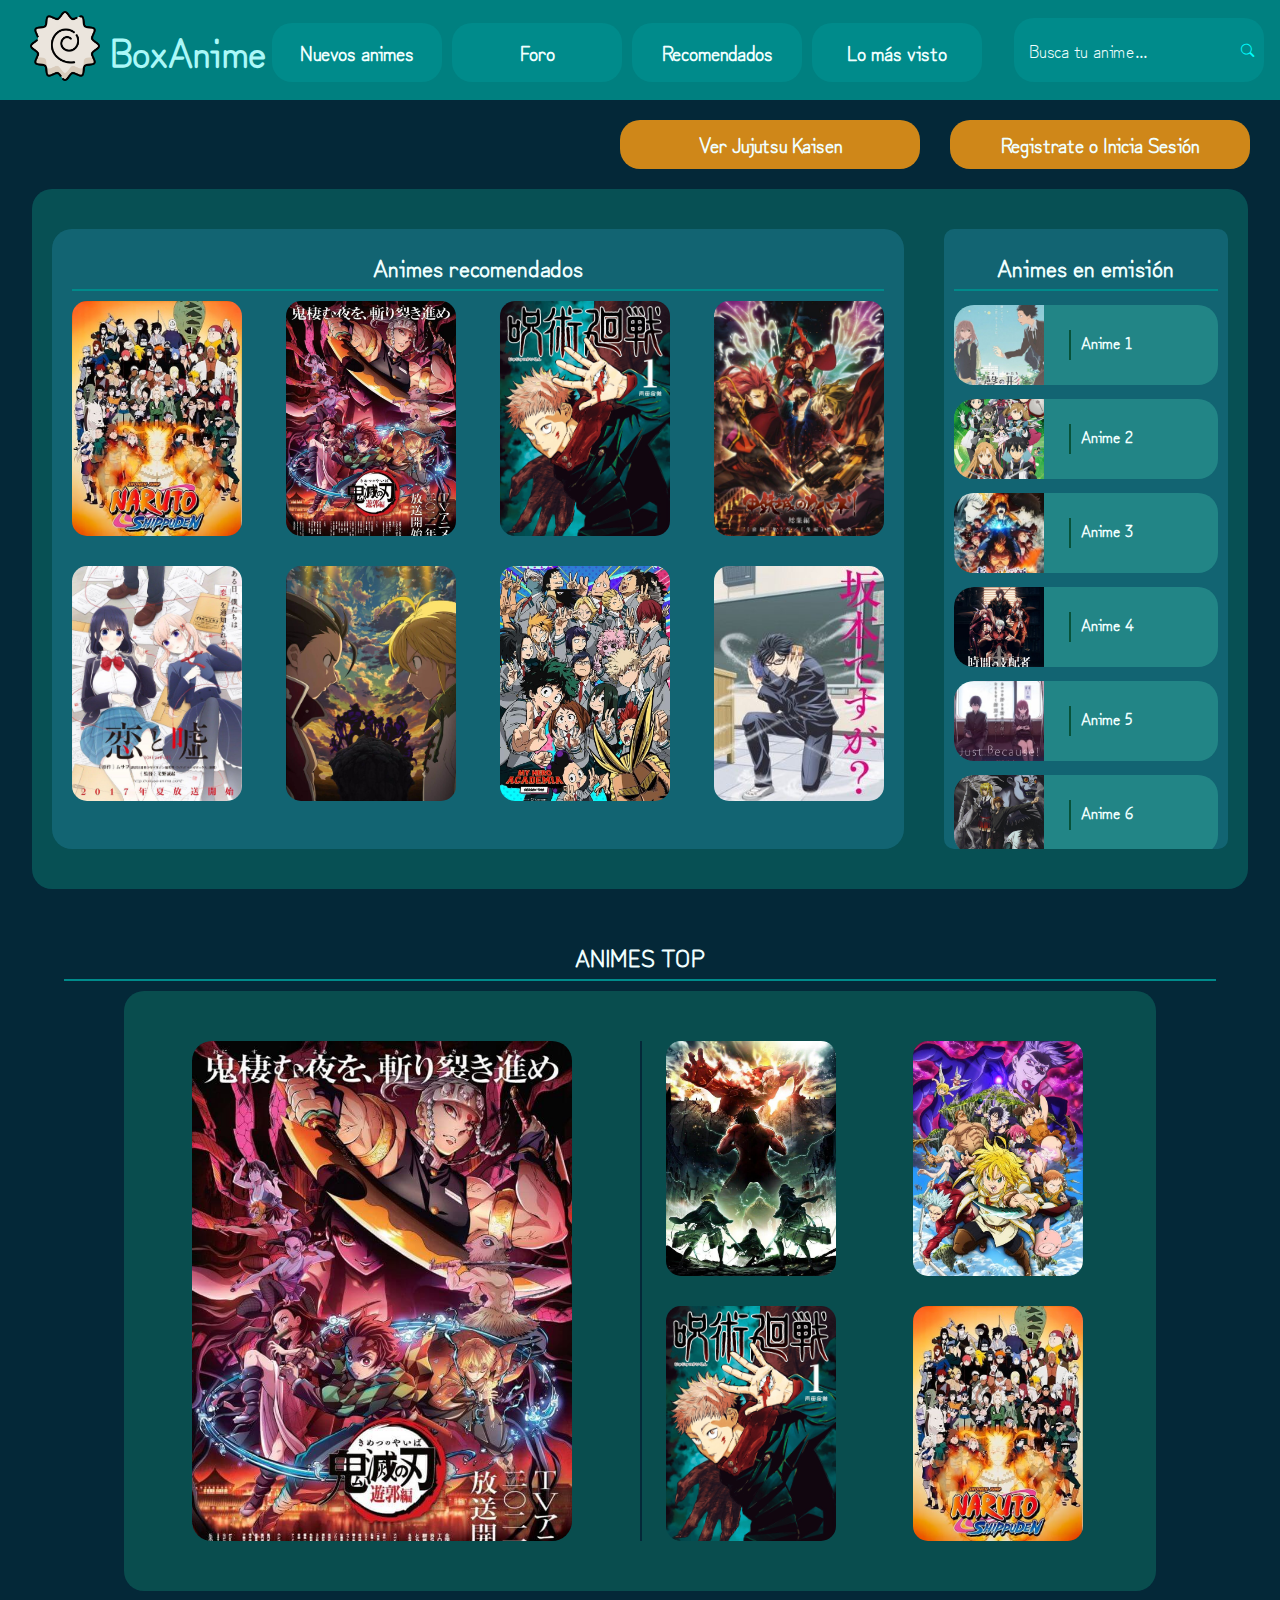
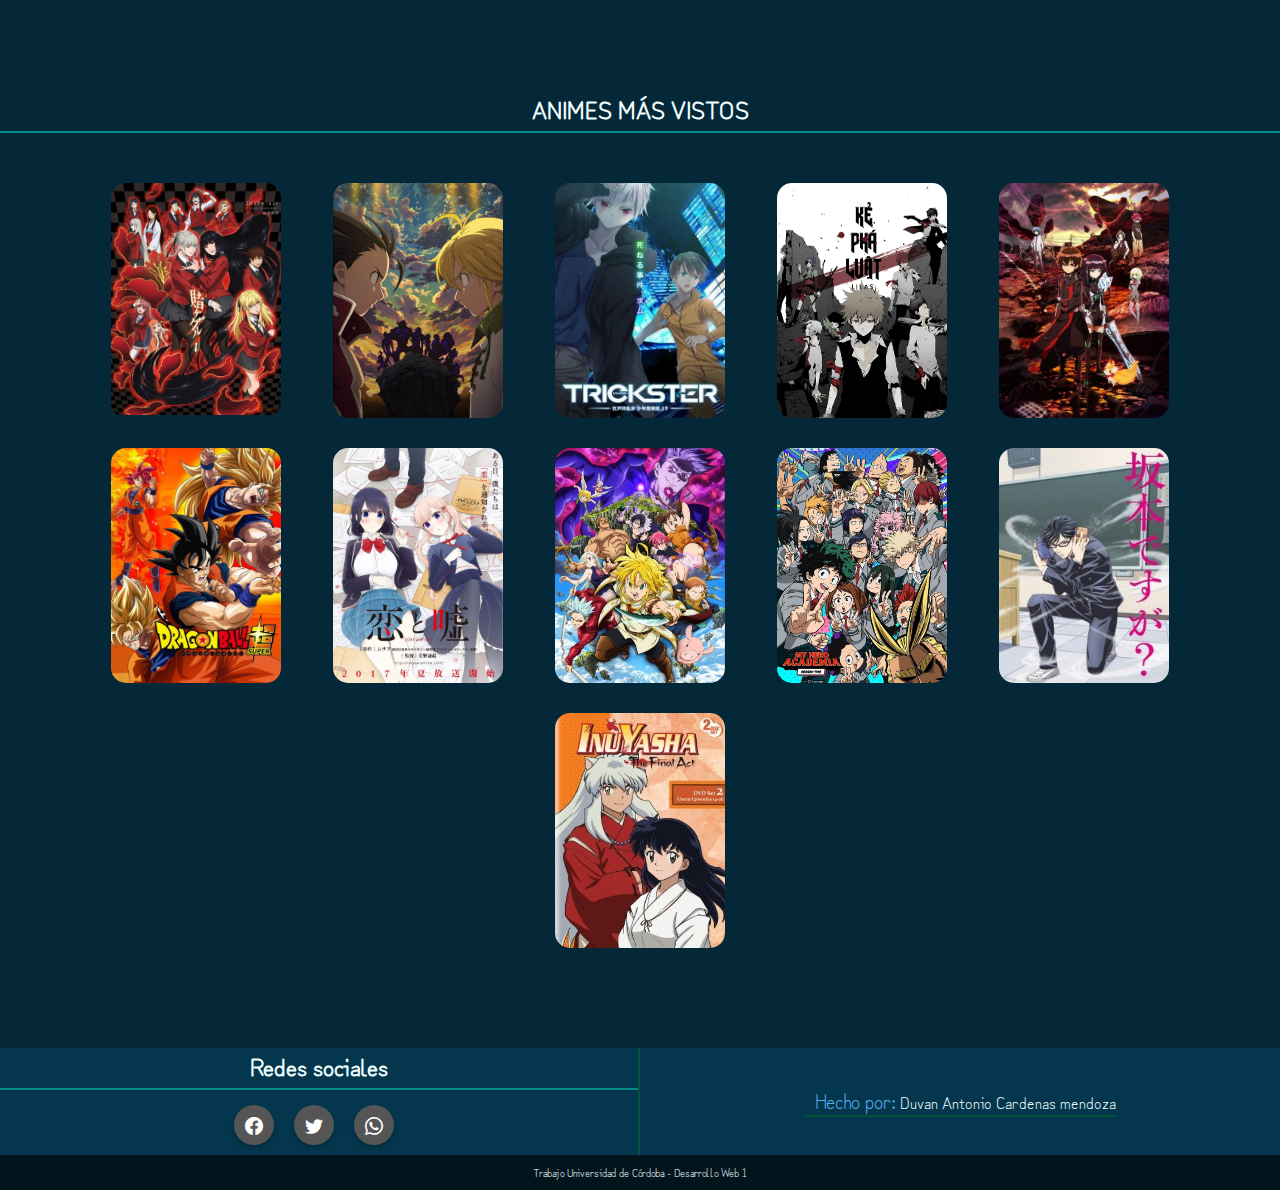
<file: pagina 3/index.html>
<!DOCTYPE html>
<html lang="es">

<head>
    <meta charset="UTF-8">
    <meta http-equiv="X-UA-Compatible" content="IE=edge">
    <meta name="viewport" content="width=device-width, initial-scale=1.0">
    <title>BoxAnime</title>
    <link rel="icon" href="icon.ico">
    <link rel="stylesheet" href="css/estilos.css">
    <link rel="stylesheet" href="https://cdn.jsdelivr.net/npm/bootstrap-icons@1.7.0/font/bootstrap-icons.css">
</head>

<body>
    <header>
        <div id="icono">
            <a href="./index.html">
                <img src="./icono.png" alt="" id="icon" />
                <h1>BoxAnime</h1>
            </a>
        </div>
        <nav id="novedades">
            <ul>
                <li><a href="#emision" class="contenido">Nuevos animes</a></li>
                <li><a href="#" class="contenido">Foro</a></li>
                <li><a href="#recomendado" class="contenido">Recomendados</a></li>
                <li><a href="#visto" class="contenido">Lo más visto</a></li>
            </ul>
            <form action="" id="Fbusqueda">
                <input type="text" placeholder="Busca tu anime..." id="busca">
                <button id="lupa"><i class="bi bi-search"></i></button>
            </form>
        </nav>
    </header>
    <main id="contenedorP">
        <section class="botones">
            <a href="html/registro.html" class="boton" target="_blank">Registrate o Inicia Sesión</a>
            <a href="html/JujutsuKaisen.html" class="boton">Ver Jujutsu Kaisen</a>
        </section>
        <section class="primero">
            <section class="recomendado" id="recomendado">
                <h2>Animes recomendados</h2>
                <div class="forma">
                    <div class="animeR"><img src="img/1.jpg" alt=""></div>
                    <div class="animeR"><img src="img/2.jpg" alt=""></div>
                    <div class="animeR"><img src="img/3.png" alt=""></div>
                    <div class="animeR"><img src="img/14.jfif" alt=""></div>
                    <div class="animeR"><img src="img/15.jfif" alt=""></div>
                    <div class="animeR"><img src="img/16.jfif" alt=""></div>
                    <div class="animeR"><img src="img/17.jfif" alt=""></div>
                    <div class="animeR"><img src="img/18.jfif" alt=""></div>
                </div>
            </section>
            <section class="loNuevo" id="emision">
                <h2>Animes en emisión</h2>
                <div class="anime"><img src="img/4.jfif" alt="">
                    <h4>Anime 1</h4>
                </div>
                <div class="anime"><img src="img/5.jfif" alt="">
                    <h4>Anime 2</h4>
                </div>
                <div class="anime"><img src="img/6.jfif" alt="">
                    <h4>Anime 3</h4>
                </div>
                <div class="anime"><img src="img/7.jfif" alt="">
                    <h4>Anime 4</h4>
                </div>
                <div class="anime"><img src="img/8.jfif" alt="">
                    <h4>Anime 5</h4>
                </div>
                <div class="anime"><img src="img/9.jfif" alt="">
                    <h4>Anime 6</h4>
                </div>
                <div class="anime"><img src="img/10.jfif" alt="">
                    <h4>Anime 7</h4>
                </div>
                <div class="anime"><img src="img/11.jfif" alt="">
                    <h4>Anime 8</h4>
                </div>
                <div class="anime"><img src="img/12.jfif" alt="">
                    <h4>Anime 9</h4>
                </div>
                <div class="anime"><img src="img/13.jfif" alt="">
                    <h4>Anime 10</h4>
                </div>
                <div class="anime"><img src="img/14.jfif" alt="">
                    <h4>Anime 11</h4>
                </div>
                <div class="anime"><img src="img/15.jfif" alt="">
                    <h4>Anime 12</h4>
                </div>
                <div class="anime"><img src="img/16.jfif" alt="">
                    <h4>Anime 13</h4>
                </div>
                <div class="anime"><img src="img/17.jfif" alt="">
                    <h4>Anime 14</h4>
                </div>
                <div class="anime"><img src="img/18.jfif" alt="">
                    <h4>Anime 15</h4>
                </div>
                <div class="anime"><img src="img/19.jfif" alt="">
                    <h4>Anime 16</h4>
                </div>
                <div class="anime"><img src="img/20.jfif" alt="">
                    <h4>Anime 17</h4>
                </div>
                <div class="anime"><img src="img/21.jfif" alt="">
                    <h4>Anime 18</h4>
                </div>
                <div class="anime"><img src="img/22.jfif" alt="">
                    <h4>Anime 19</h4>
                </div>
                <div class="anime"><img src="img/23.jfif" alt="">
                    <h4>Anime 20</h4>
                </div>
                <div class="anime"><img src="img/24.jfif" alt="">
                    <h4>Anime 21</h4>
                </div>
                <div class="anime"><img src="img/25.png" alt="">
                    <h4>Anime 22</h4>
                </div>
                <div class="anime"><img src="img/26.jfif" alt="">
                    <h4>Anime 23</h4>
                </div>
                <div class="anime"><img src="img/27.jfif" alt="">
                    <h4>Anime 24</h4>
                </div>
            </section>
        </section>
        <section class="animetop" id="top">
            <h2>ANIMES TOP</h2>
            <div class="arreglo">
                <div id="anime1"><img src="img/2.jpg" alt=""></div>
                <div class="forma2">
                    <div class="animeR"><img src="img/27.jfif" alt=""></div>
                    <div class="animeR"><img src="img/20.jfif" alt=""></div>
                    <div class="animeR"><img src="img/3.png" alt=""></div>
                    <div class="animeR"><img src="img/1.jpg" alt=""></div>
                </div>
            </div>
        </section>

        <h2 class="ultimo" id="visto">ANIMES MÁS VISTOS</h2>
        <section class="masdestacados">
            <div class="animeD"><img src="img/12.jfif" alt=""></div>
            <div class="animeD"><img src="img/16.jfif" alt=""></div>
            <div class="animeD"><img src="img/22.jfif" alt=""></div>
            <div class="animeD"><img src="img/25.png" alt=""></div>
            <div class="animeD"><img src="img/23.jfif" alt=""></div>
            <div class="animeD"><img src="img/11.jfif" alt=""></div>
            <div class="animeD"><img src="img/15.jfif" alt=""></div>
            <div class="animeD"><img src="img/20.jfif" alt=""></div>
            <div class="animeD"><img src="img/17.jfif" alt=""></div>
            <div class="animeD"><img src="img/18.jfif" alt=""></div>
            <div class="animeD"><img src="img/19.jfif" alt=""></div>
        </section>
    </main>
    <footer>
        <section class="info">
            <section class="red">
                <h2>Redes sociales</h2>
                <div class="redes container">
                    <ul>
                        <li><a href="#" class="facebook"><i class="bi bi-facebook"></i></a></li>
                        <li><a href="#" class="twitter"><i class="bi bi-twitter"></i></a></li>
                        <li><a href="#" class="whatsapp"><i class="bi bi-whatsapp"></i></a></li>
                    </ul>
                </div>
            </section>
            <h4 class="nosotros"><span>Hecho por:</span> Duvan Antonio Cardenas mendoza</h4>
        </section>
        <h6>Trabajo Universidad de Córdoba - Desarrollo Web 1</h6>
    </footer>
</body>

</html>
</file>
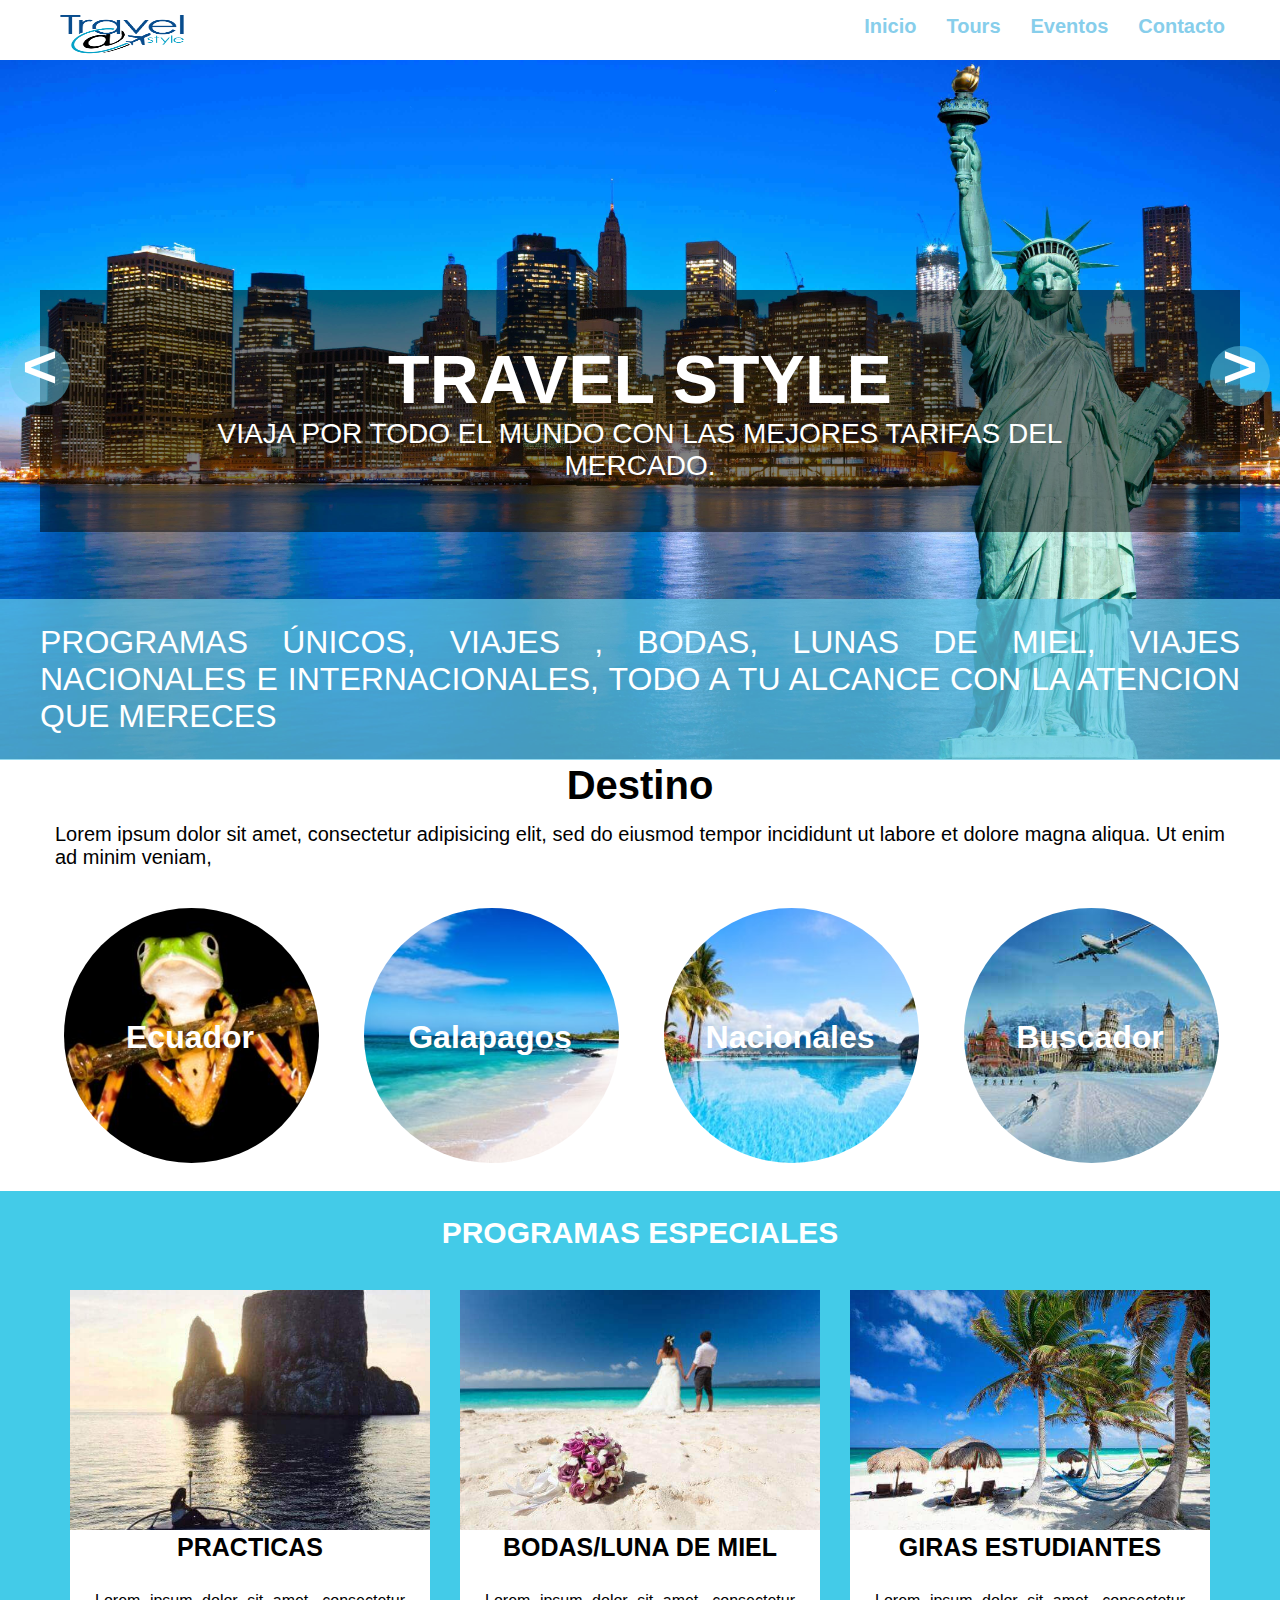
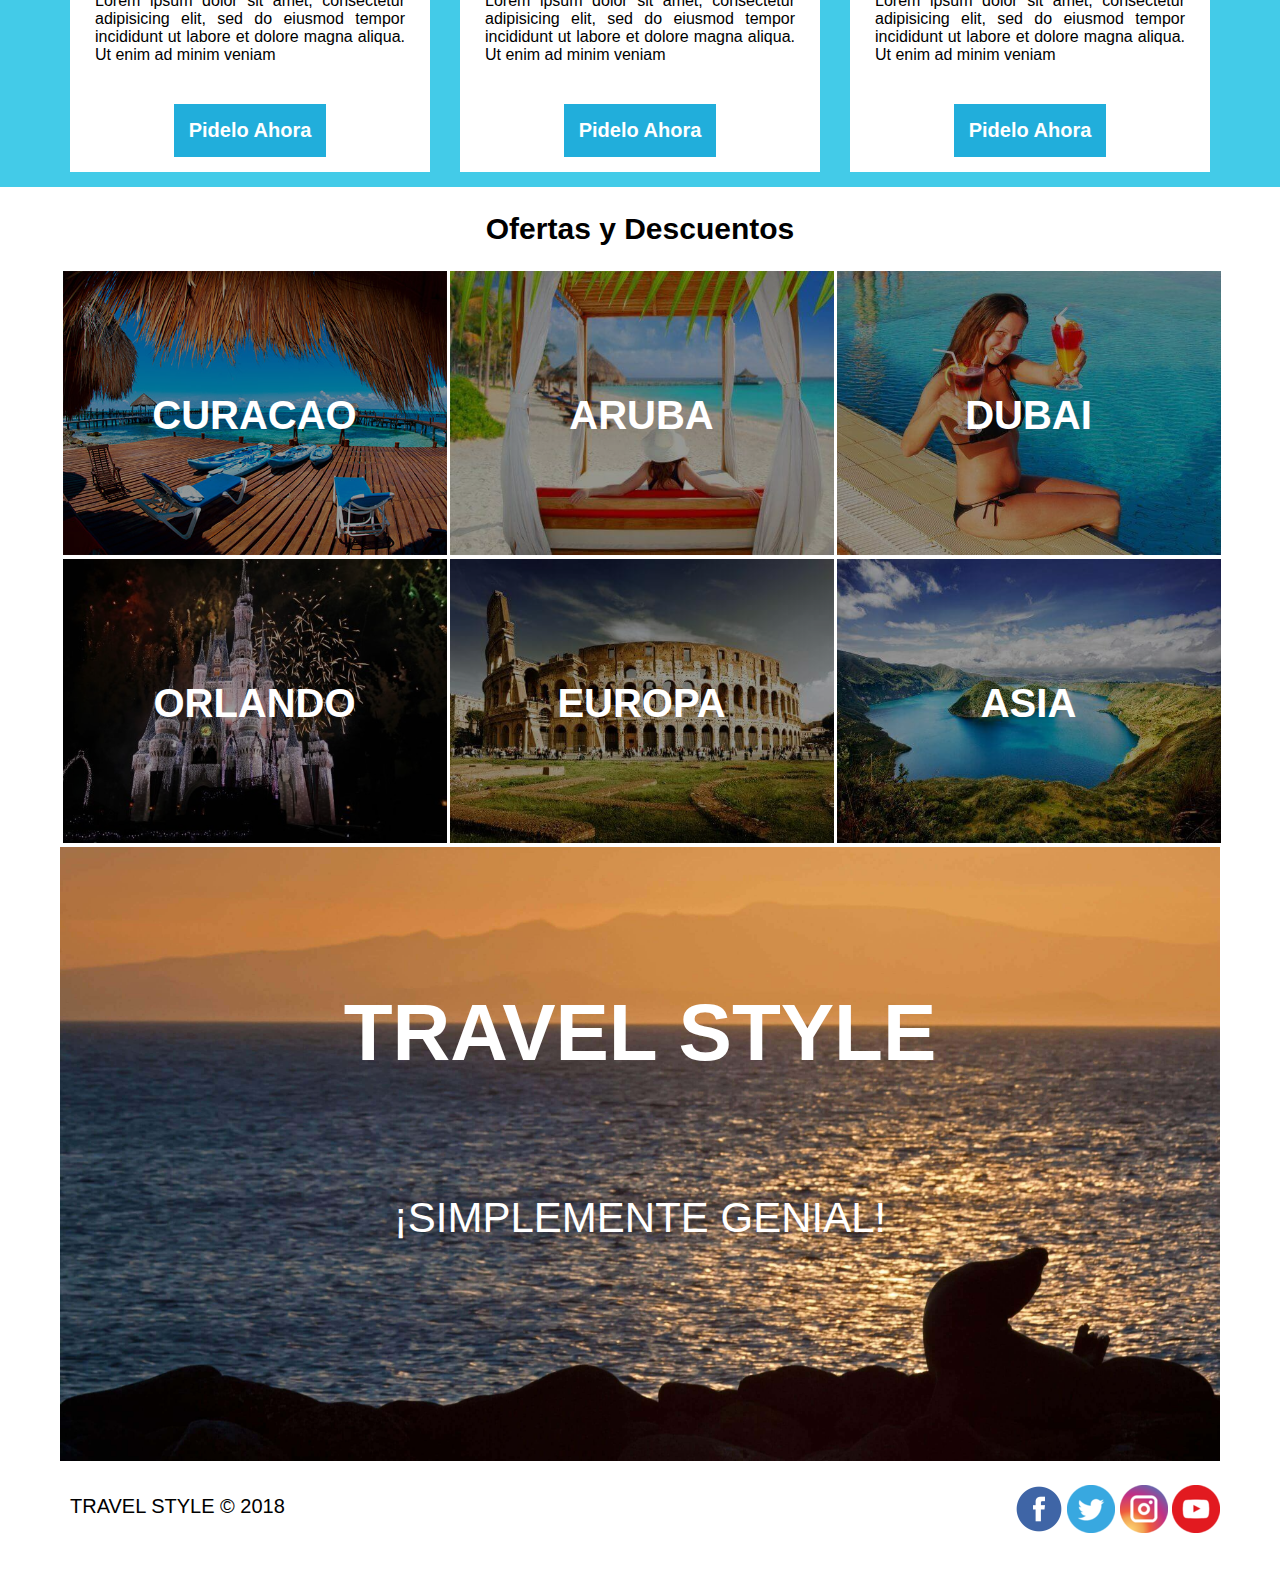
<file: pagina 5/index.html>
<!DOCTYPE html>
<html lang="en">

<head>
    <meta charset="UTF-8">
    <title></title>


    <link rel="stylesheet" type="text/css" href="css/estilos.css">
    <meta name="viewport" content="width=device-width,user-scalable=no, initial-scale=1.0, maximum-scale=1.0, minimun-scale=1.0">

    <link href="https://file.myfontastic.com/t5tNwfwUapz4yDzK3B6sfe/icons.css" rel="stylesheet">
    <script src="https://code.jquery.com/jquery-3.3.1.min.js"></script>
    <style>

    </style>
</head>

<body>
    <div id="preloader">
        <div id="loader"></div>
    </div>
    <header class="header">
        <div class="contenedor">
            <img src="img/logo.png" class="logo">
            <span class="icon-menu" id="btn-menu"></span>
            <nav class="nav" id="nav">
                <ul class="menu">
                    <li class="menu__item"><a class="menu__link">Inicio</a></li>
                    <li class="menu__item"><a class="menu__link">Tours</a></li>
                    <li class="menu__item"><a class="menu__link">Eventos</a></li>
                    <li class="menu__item"><a class="menu__link">Contacto</a></li>
                </ul>
            </nav>
        </div>

    </header>

    <div class="banner">
        <img src="img/3.jpg" alt "" title="">
        <div class="contenedor">
            <div class="banner__descripcion">
                <h1 class="contenedor">TRAVEL STYLE</h1>
                <p class="contenedor">VIAJA POR TODO EL MUNDO CON LAS MEJORES TARIFAS DEL MERCADO.</p>
            </div>
            <div id="btn-prev">&#60;</div>
            <div id="btn-next">&#62;</div>

        </div>

        <div class="slider__txt2">

            <div class="contenedor">PROGRAMAS ÚNICOS, VIAJES , BODAS, LUNAS DE MIEL, VIAJES NACIONALES E INTERNACIONALES, TODO A TU ALCANCE CON LA ATENCION QUE MERECES
            </div>
        </div>
    </div>


    <main>

        <section class="destino">


            <div class="contenedor ">
                <h2 class="destino__titulo">Destino</h2>
                <p class="destino__txt">Lorem ipsum dolor sit amet, consectetur adipisicing elit, sed do eiusmod tempor incididunt ut labore et dolore magna aliqua. Ut enim ad minim veniam,</p>
                <div class="destino__columna">
                    <img src="img/11.jpg" alt="" class="destino__img">
                    <h3>Ecuador</h3>
                </div>
                <div class="destino__columna">
                    <img src="img/22.jpg" alt="" class="destino__img">
                    <h3>Galapagos</h3>
                </div>
                <div class="destino__columna">
                    <img src="img/33.jpg" alt="" class="destino__img">
                    <h3>Nacionales</h3>
                </div>
                <div class="destino__columna">
                    <img src="img/44.jpg" alt="" class="destino__img">
                    <h3>Buscador</h3>
                </div>
        </section>


        <section class="especial">
            <h3 class="programas__titulo">PROGRAMAS ESPECIALES</h3>
            <div class="contenedor">
                <article class="especial__columna1">
                    <img src="img/111.jpg" alt="" class="especial__img">
                    <div class="informacion">
                        <h3 class="especial__titulo">PRACTICAS</h3>
                        <p class="especial__txt">Lorem ipsum dolor sit amet, consectetur adipisicing elit, sed do eiusmod tempor incididunt ut labore et dolore magna aliqua. Ut enim ad minim veniam
                        </p>
                        <button class="button">Pidelo Ahora</button></div>
                </article>
                <article class="especial__columna2">
                    <img src="img/222.jpg" alt="" class="especial__img">
                    <div class="informacion">
                        <h3 class="especial__titulo">BODAS/LUNA DE MIEL</h3>
                        <p class="especial__txt">Lorem ipsum dolor sit amet, consectetur adipisicing elit, sed do eiusmod tempor incididunt ut labore et dolore magna aliqua. Ut enim ad minim veniam
                        </p>
                        <button class="button">Pidelo Ahora</button> </div>
                </article>

                <article class="especial__columna3">
                    <img src="img/333.jpg" alt="" class="especial__img">
                    <div class="informacion">
                        <h3 class="especial__titulo">GIRAS ESTUDIANTES</h3>
                        <p class="especial__txt">Lorem ipsum dolor sit amet, consectetur adipisicing elit, sed do eiusmod tempor incididunt ut labore et dolore magna aliqua. Ut enim ad minim veniam
                        </p>
                        <button class="button">Pidelo Ahora</button></div>
                </article>
            </div>
        </section>

        <section class="ofertas">
            <h3 class="ofertas__titulo">Ofertas y Descuentos</h3>
            <div class="contenedor">
                <article class="ofertas__columna">
                    <img src="img/ofertas1.jpg" alt="" class="ofertas__img">
                    <h4>CURACAO</h4>
                </article>
                <article class="ofertas__columna">
                    <img src="img/ofertas2.jpg" alt="" class="ofertas__img">
                    <h4>ARUBA</h4>
                </article>
                <article class="ofertas__columna">
                    <img src="img/ofertas3.jpg" alt="" class="ofertas__img">
                    <h4>DUBAI</h4>
                </article>
                <article class="ofertas__columna">
                    <img src="img/ofertas4.jpg" alt="" class="ofertas__img">
                    <h4>ORLANDO</h4>
                </article>
                <article class="ofertas__columna">
                    <img src="img/ofertas5.jpg" alt="" class="ofertas__img">
                    <h4>EUROPA</h4>
                </article>
                <article class="ofertas__columna">
                    <img src="img/ofertas6.jpg" alt="" class="ofertas__img">
                    <h4>ASIA</h4>
                </article>

            </div>
        </section>

        <section class="fondo">
            <div class="contenedor">
                <article class="info__fondo">
                    <img src="img/fondo.jpg" alt="" class="fondo__img">
                    <h5 class="fondo__titulo">TRAVEL STYLE</h5>
                    <p class="fondo__txt">¡SIMPLEMENTE GENIAL!</p>
                </article>

            </div>

        </section>
    </main>

    <footer>
        <div class="contenedor">
            <p class="copy">TRAVEL STYLE &copy; 2018</p>
            <div class="sociales">
                <img src="img/icono1.png" alt="">
                <img src="img/icono2.png" alt="">
                <img src="img/icono3.png" alt="">
                <img src="img/icono4.png" alt="">
            </div>
        </div>
    </footer>

    <!-- <div class="video__columna">
        <div class="video__youtube">
       <iframe width="100%" height="315" src="https://www.youtube.com/embed/Jpu9RwbMxII" frameborder="0" allow="accelerometer; autoplay; encrypted-media; gyroscope; picture-in-picture" allowfullscreen></iframe>
        </div>
       
     
       
      <div class="video__youtube">
    <iframe width="100%" height="315" src="https://www.youtube.com/embed/GZMan0pIJ5E" frameborder="0" allow="accelerometer; autoplay; encrypted-media; gyroscope; picture-in-picture" allowfullscreen></iframe>
        </div>
        
              <div class="video__youtube">
         <iframe  width="100%" height="315" src="https://www.youtube.com/embed/NLswTXY0TdE" frameborder="0" allow="accelerometer; autoplay; encrypted-media; gyroscope; picture-in-picture" allowfullscreen></iframe>
          </div>
        </div> -->
</body>

<script src="js/menu.js"></script>
<script src="js/loader.js"></script>

</html>
</file>
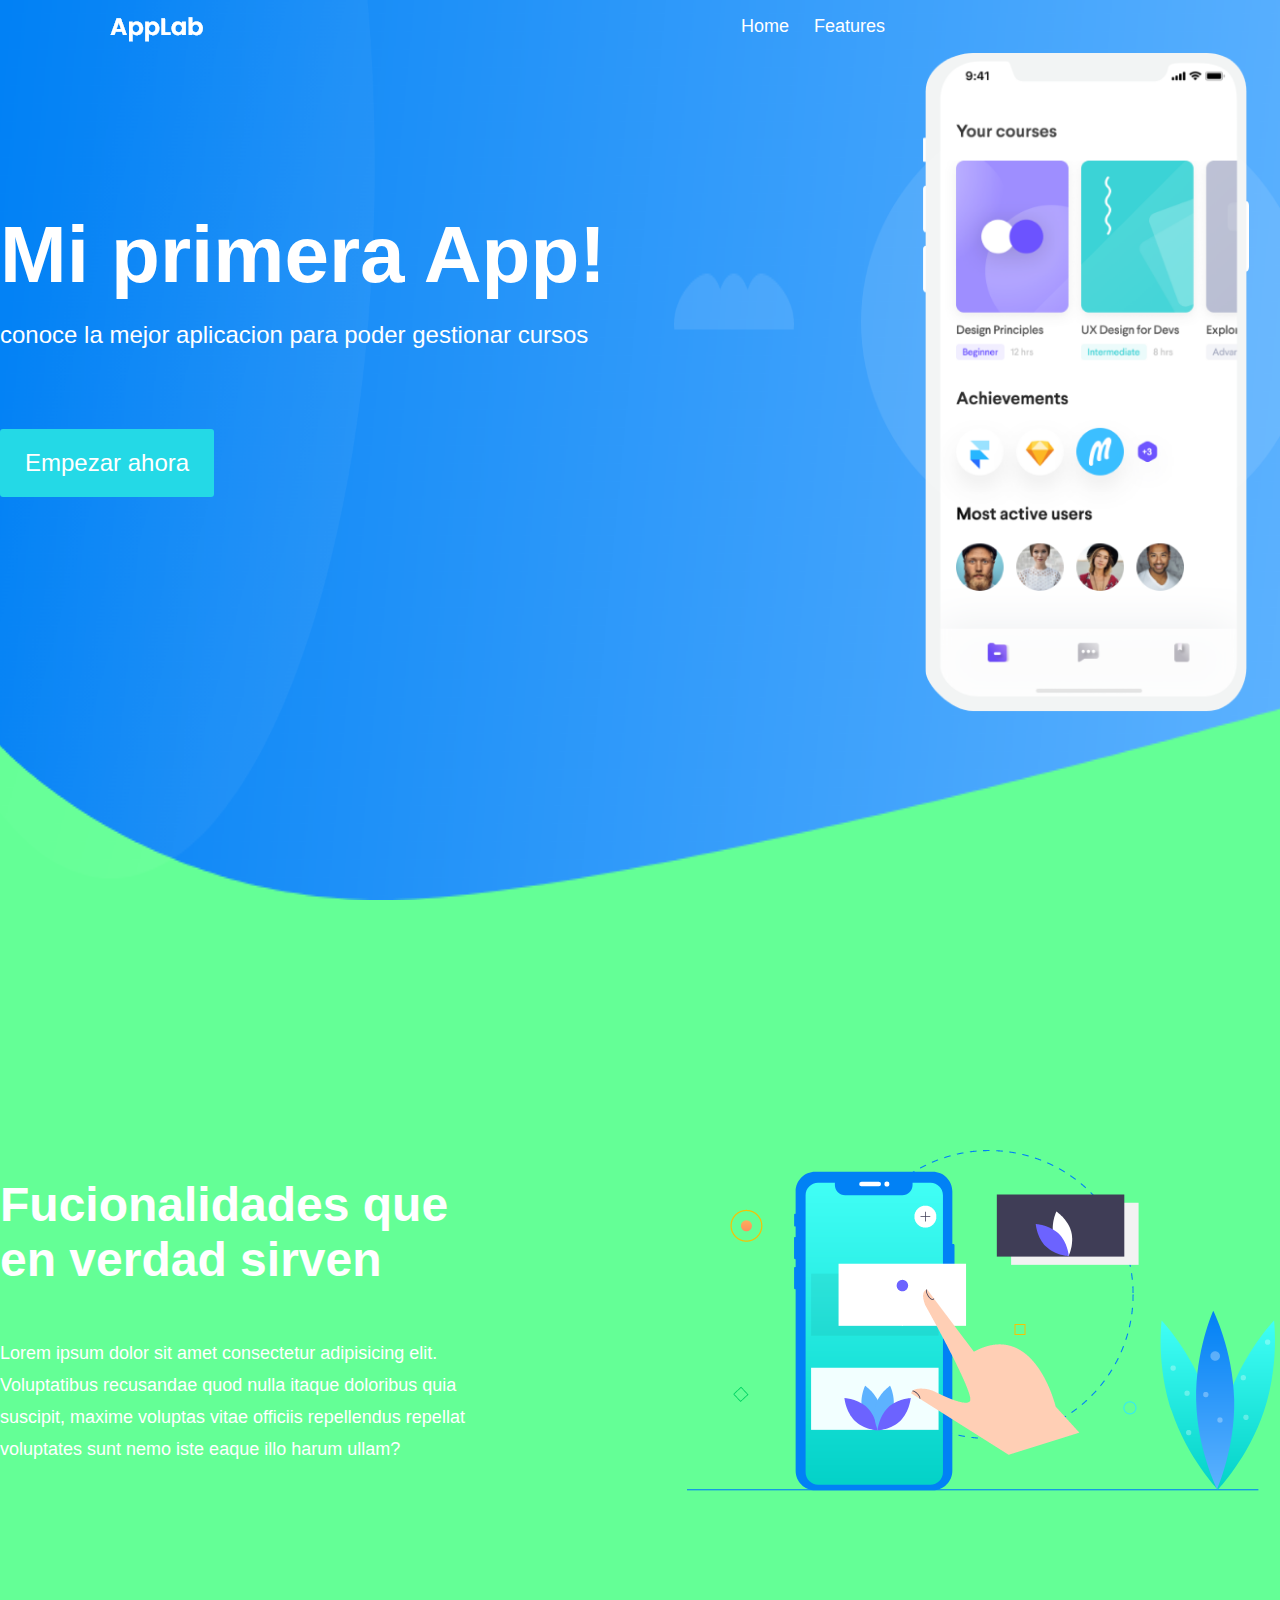
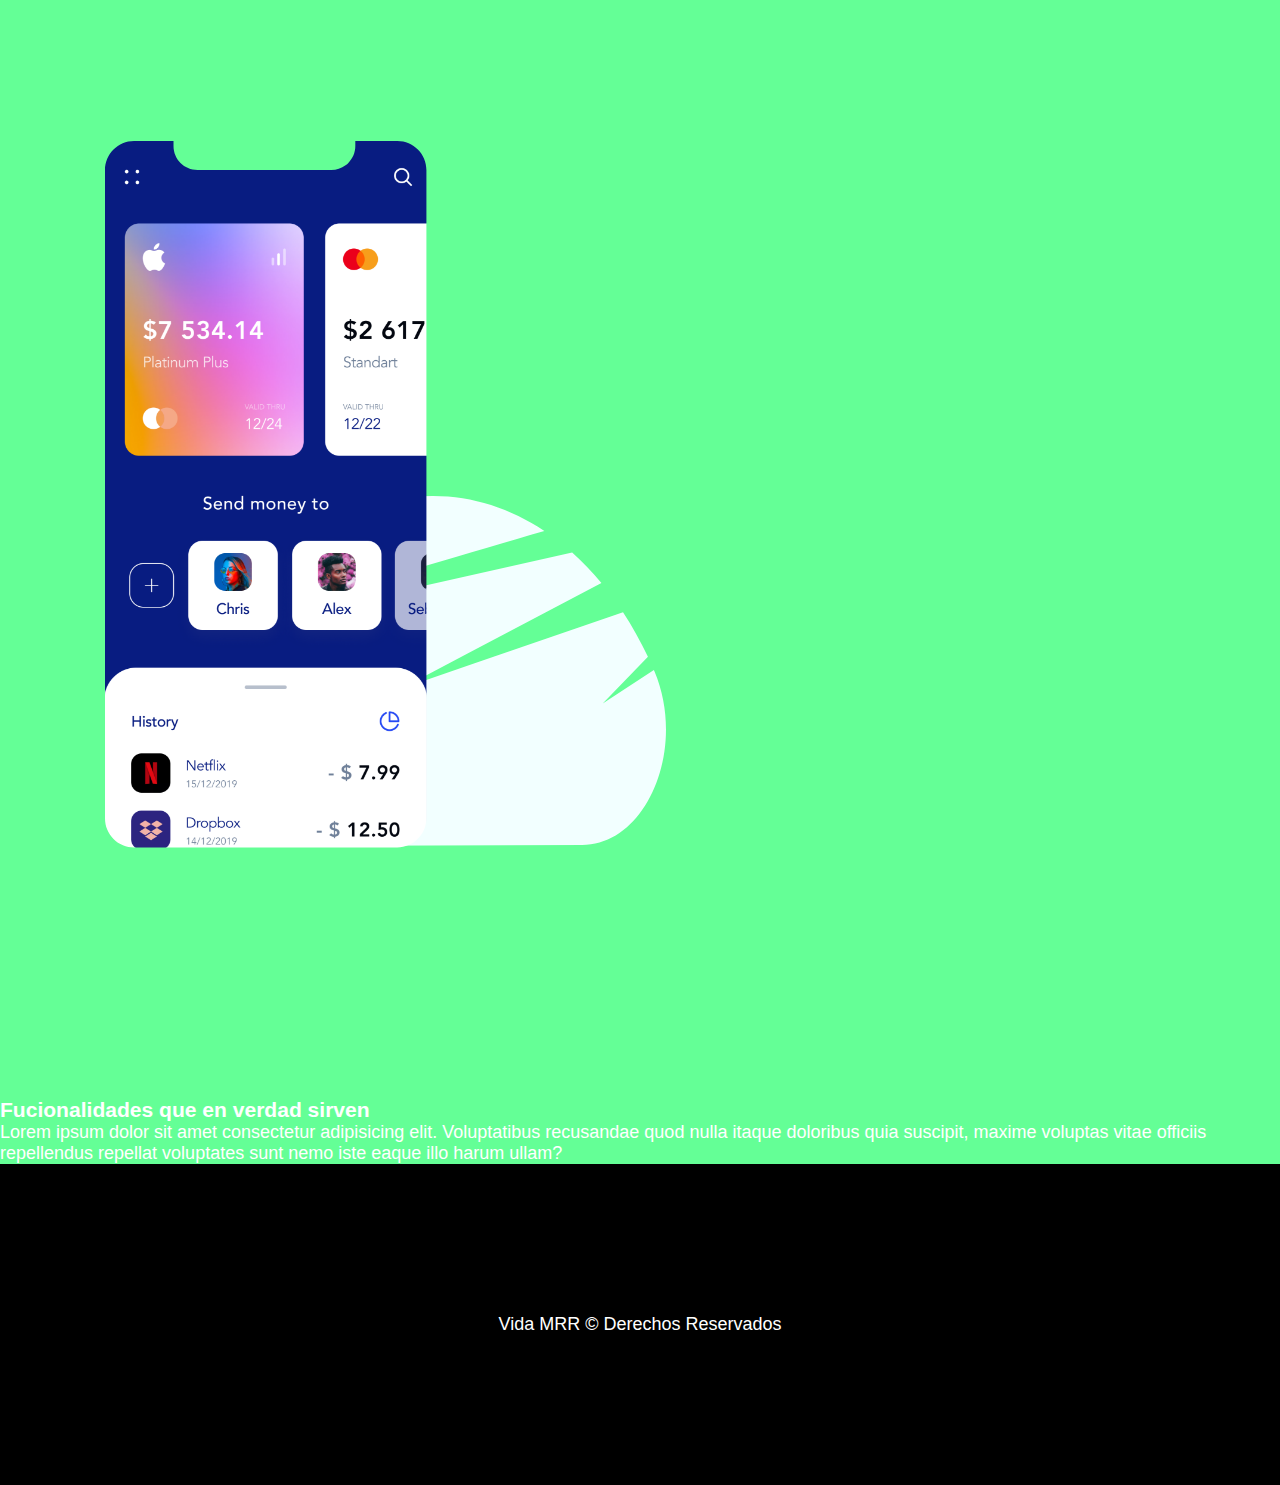
<file: pagina 6/index.html>
<html lang="en">

<head>
    <meta charset="UTF-8">
    <meta http-equiv="X-UA-Compatible" content="IE=edge">
    <meta name="viewport" content="width=device-width, initial-scale=1.0">
    <link rel="stylesheet" href="/pagina 6/main.css">
    <title>My app</title>
</head>

<body>

    <div id="main-container">
        <header>
            <div id="menu">
                <ul>
                    <li id="logo">
                        <a href="#">
                            <img src="/pagina 6/img/logo.png" alt="">
                        </a>

                    </li>
                    <li><a href="#">Home</a></li>
                    <li><a href="features">Features</a></li>

                </ul>


            </div>

            <main>
                <div class="text">
                    <h1>Mi primera App!</h1>
                    <p>
                        conoce la mejor aplicacion para poder gestionar cursos

                    </p>

                    <p>
                        <button>Empezar ahora</button>
                    </p>

                </div>

                <div class="image">
                    <img src="/pagina 6/img/phone.png" width="450">

                </div>
            </main>
        </header>

        <div class="section" id="features">
            <div class="layout layout-left">
                <div class="text">
                    <h3>Fucionalidades que en verdad sirven</h3>
                    <p>Lorem ipsum dolor sit amet consectetur adipisicing elit. Voluptatibus recusandae quod nulla itaque doloribus quia suscipit, maxime voluptas vitae officiis repellendus repellat voluptates sunt nemo iste eaque illo harum ullam?</p>
                </div>
                <div class="image">
                    <img src="/pagina 6/img/draw.png">
                </div>
            </div>

            <div class="layout layout-right">
                <div class="image">
                    <img src="/pagina 6/img/mobile_screen.png">
                </div>
            </div>
            <div class="text">
                <h3>Fucionalidades que en verdad sirven</h3>
                <p>Lorem ipsum dolor sit amet consectetur adipisicing elit. Voluptatibus recusandae quod nulla itaque doloribus quia suscipit, maxime voluptas vitae officiis repellendus repellat voluptates sunt nemo iste eaque illo harum ullam?</p>
            </div>
        </div>
    </div>

    <div class="section" id="contact">

    </div>

    <footer>
        Vida MRR © Derechos Reservados
    </footer>


    </div>

</body>

</html>
</file>
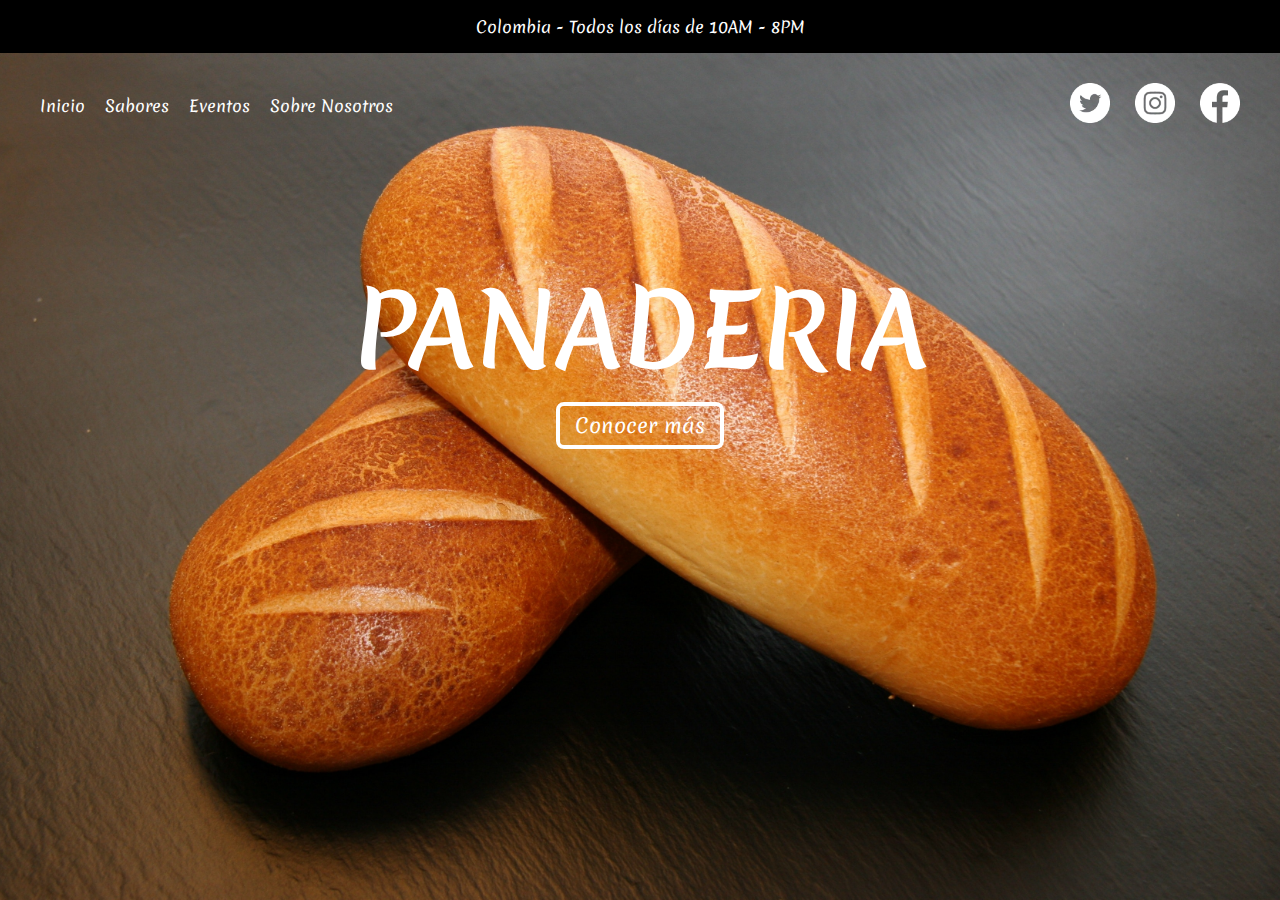
<file: pagina 8/index.html>
<!DOCTYPE html>
<html lang="es">

<head>
    <meta charset="UTF-8">
    <meta name="viewport" content="width=device-width, initial-scale=1.0">
    <title>Panadería</title>
    <link rel="stylesheet" href="estilo.css">
</head>

<body>
    <div class="info">
        <p>Colombia - Todos los días de 10AM - 8PM</p>
    </div>

    <header>
        <nav>
            <ul>
                <li><a href="#">Inicio</a></li>
                <li><a href="#">Sabores</a></li>
                <li><a href="#">Eventos</a></li>
                <li><a href="#">Sobre Nosotros</a></li>
            </ul>
        </nav>

        <div class="redes">
            <a href="#"><img src="img/twitter.png" alt=""></a>
            <a href="#"><img src="img/instagram.png" alt=""></a>
            <a href="#"><img src="img/facebook.png" alt=""></a>
        </div>
    </header>

    <section>
        <h1>PANADERIA</h1>
        <a href="#">Conocer más</a>
    </section>

</body>

</html>
</file>
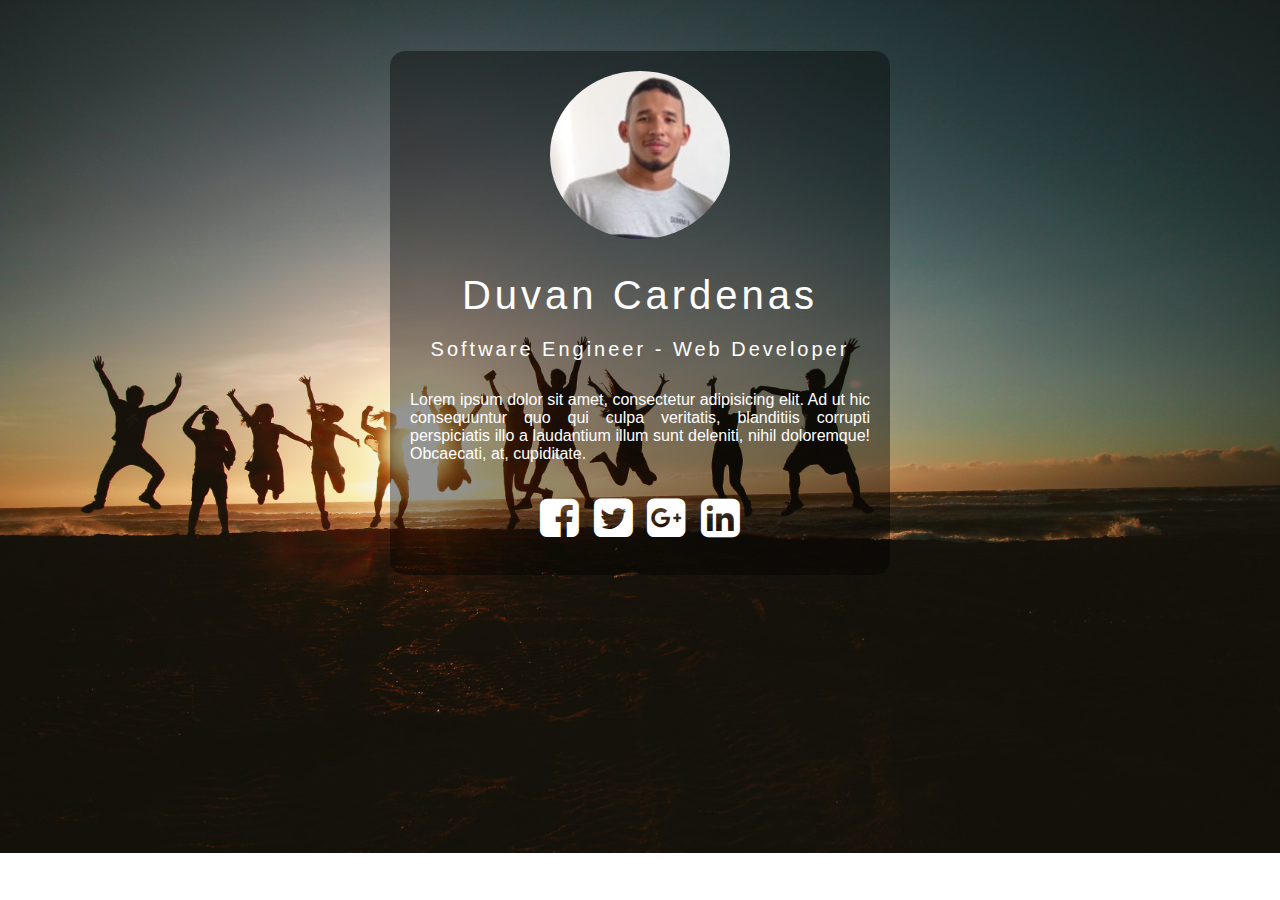
<file: pagina 9/index.html>
<!DOCTYPE html>
<html lang="en">

<head>
    <meta charset="UTF-8">
    <meta name="viewport" content="width=device-width, initial-scale=1.0">
    <meta http-equiv="X-UA-Compatible" content="ie=edge">
    <link rel="stylesheet" href="https://stackpath.bootstrapcdn.com/font-awesome/4.7.0/css/font-awesome.min.css">
    <title>Página Personal</title>
    <link rel="stylesheet" href="style.css">
</head>

<body>
    <section class="box">
        <img src="img/me.jpg" width="180" alt="" class="box-img">
        <h1>Duvan Cardenas</h1>
        <h2>Software Engineer - Web Developer</h2>
        <p>Lorem ipsum dolor sit amet, consectetur adipisicing elit. Ad ut hic consequuntur quo qui culpa veritatis, blanditiis corrupti perspiciatis illo a laudantium illum sunt deleniti, nihil doloremque! Obcaecati, at, cupiditate.</p>
        <ul>
            <li><a href="#"><i class="fa fa-facebook-square" aria-hidden="true"></i></a></li>
            <li><a href="#"><i class="fa fa-twitter-square" aria-hidden="true"></i></a></li>
            <li><a href="#"><i class="fa fa-google-plus-square" aria-hidden="true"></i></i></a></li>
            <li><a href="#"><i class="fa fa-linkedin-square" aria-hidden="true"></i></a></li>
        </ul>

    </section>
</body>

</html>
</file>
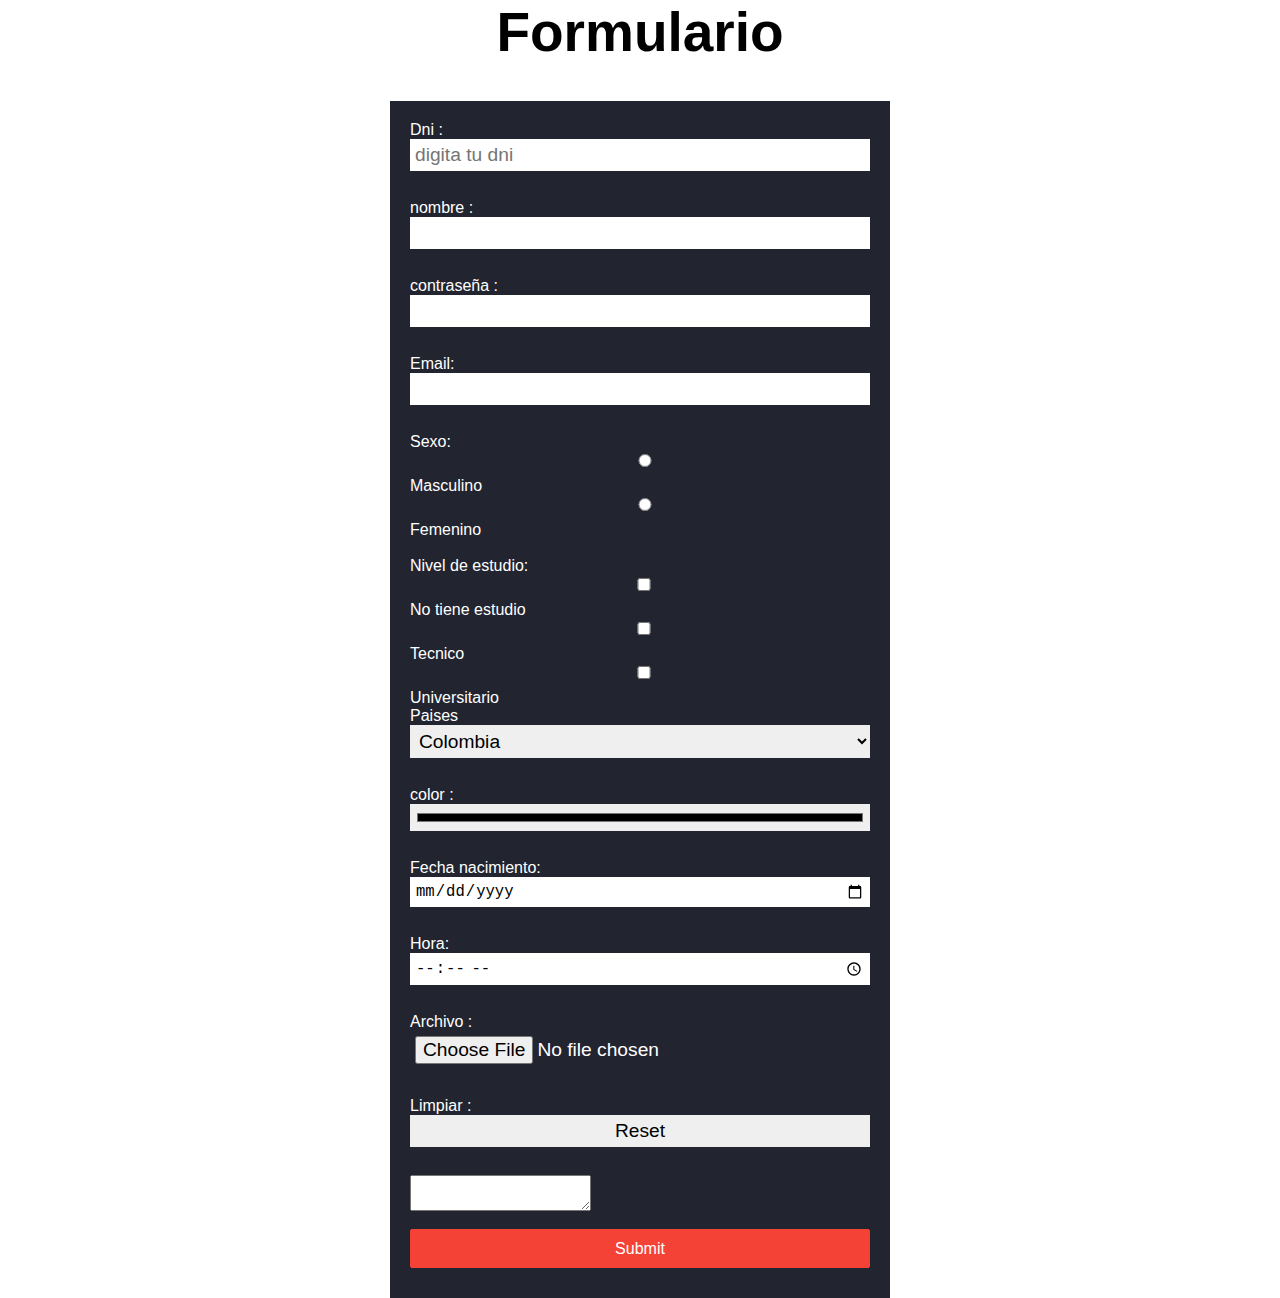
<file: pagina 2/formulario.html>
<html lang="en">

<head>
    <meta charset="UTF-8">
    <meta http-equiv="X-UA-Compatible" content="IE=edge">
    <meta name="viewport" content="width=device-width, initial-scale=1.0">

    <link rel="stylesheet" href="estilos.css">
    <title>Sitio Web2</title>
</head>

<body>
    <h1>Formulario</h1>

    <form>
        <label for="dni">Dni :</label><br>
        <input type="number" id="dni" placeholder="digita tu dni" required> <br>
        <label>nombre :</label><br>
        <input type="text" required><br>
        <label>contraseña :</label><br>
        <input type="password" required><br>
        <label>Email:</label><br>
        <input type="email"><br>

        <label>Sexo:</label><br>
        <input type="radio" name="sexo">Masculino<br>
        <input type="radio" name="sexo">Femenino<br><br>

        <label>Nivel de estudio:</label><br>
        <input type="checkbox">No tiene estudio<br>
        <input type="checkbox">Tecnico<br>
        <input type="checkbox">Universitario<br>

        <label>Paises</label>
        <select name="" id="">
            <option value="">Colombia</option>
            <option value="">Peru</option>
            <option value="">Bolivia</option>
        </select><br>

        <label>color :</label><br>
        <input type="color"><br>
        <label>Fecha nacimiento:</label><br>
        <input type="date"><br>

        <label>Hora:</label><br>
        <input type="time"><br>

        <label>Archivo :</label><br>
        <input type="file"><br>

        <label>Limpiar :</label><br>
        <input type="reset"><br>

        <textarea name="" id=""></textarea>
        <br>







        <br>

        <input type="submit">



    </form>
</body>

</html>
</file>
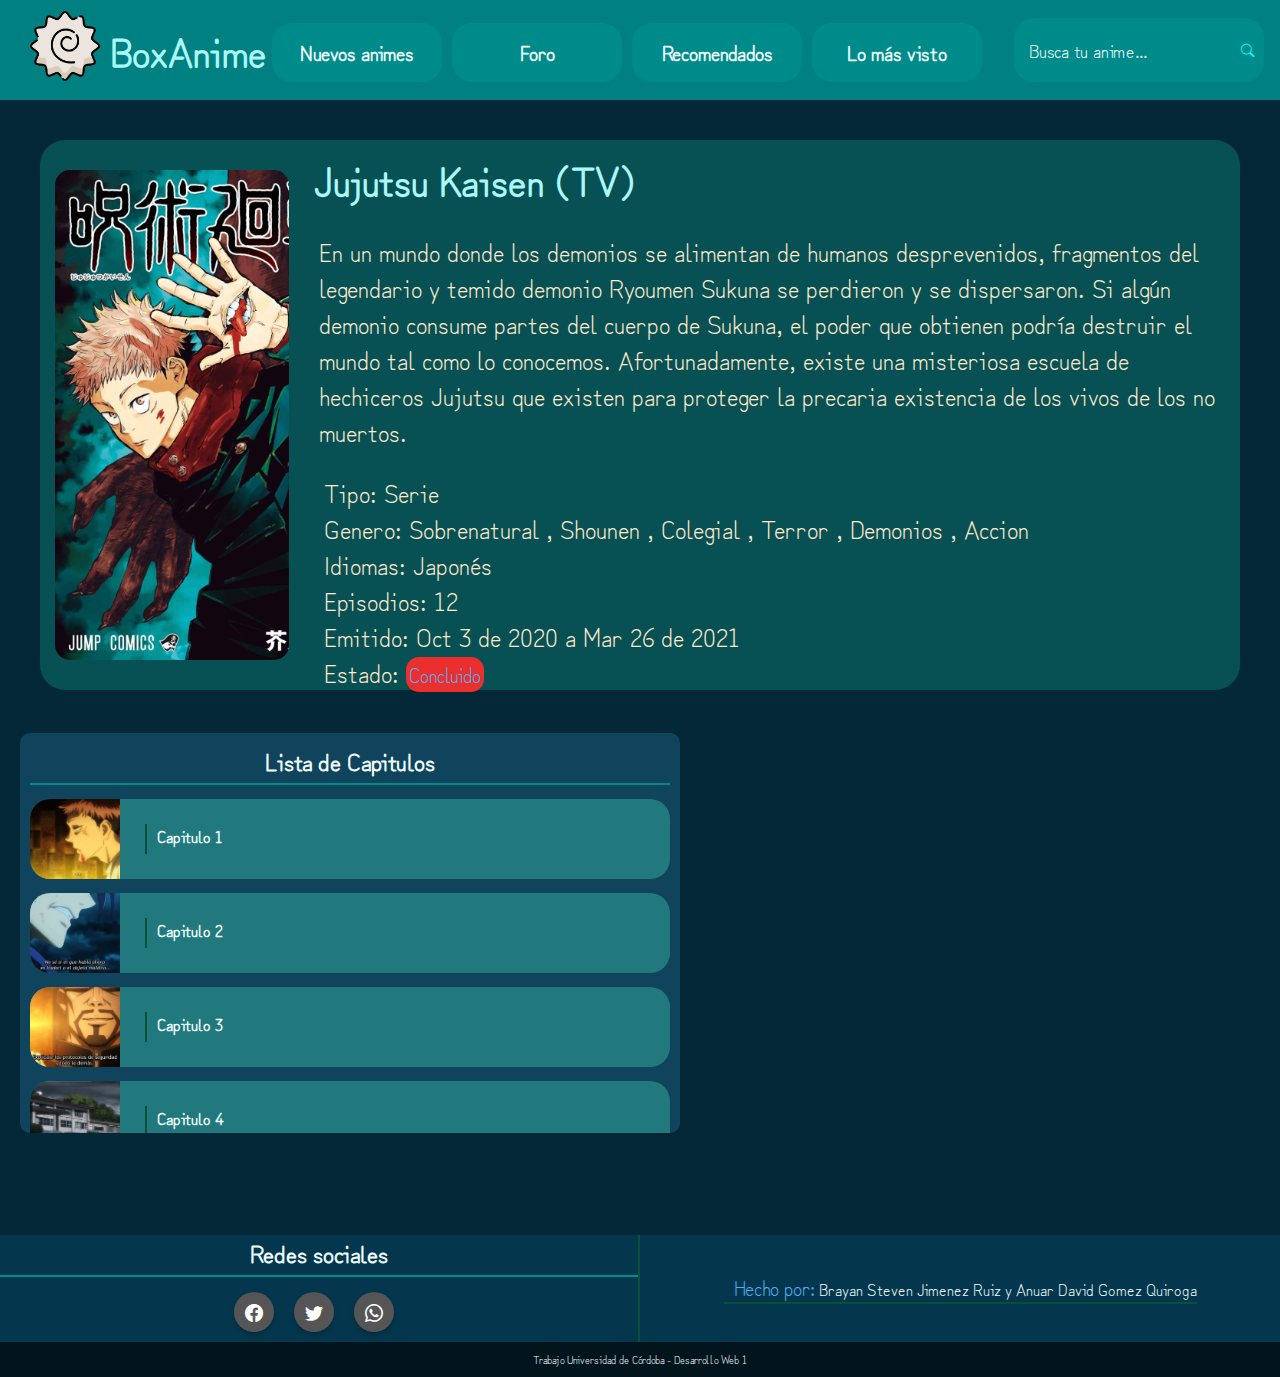
<file: pagina 3/html/JujutsuKaisen.html>
<!DOCTYPE html>
<html lang="en">
<head>
    <meta charset="UTF-8">
    <meta http-equiv="X-UA-Compatible" content="IE=edge">
    <meta name="viewport" content="width=device-width, initial-scale=1.0">
    <title>Jujutsu Kaisen (TV)</title>
    <link rel="icon" href="../icon.ico">
    <link rel="stylesheet" href="../css/estilos.css">
    <link rel="stylesheet" href="https://cdn.jsdelivr.net/npm/bootstrap-icons@1.7.0/font/bootstrap-icons.css"> 
</head>
<body>
    <header>
        <div id="icono">
                <a href="../index.html">
                    <img src="../icono.png" alt="" id="icon" />
                    <h1>BoxAnime</h1>
                </a>
            </div>
        <nav id="novedades">
            <ul>
                <li><a href="#" class="contenido">Nuevos animes</a></li>
                <li><a href="#" class="contenido">Foro</a></li>
                <li><a href="#" class="contenido">Recomendados</a></li>
                <li><a href="#" class="contenido">Lo más visto</a></li>
            </ul>
            <form action="" id="Fbusqueda">
                    <input type="text" placeholder="Busca tu anime..." id="busca">
                    <button id="lupa"><i class="bi bi-search"></i></button>
            </form>
        </nav>
    </header>
    <main id="contedorjujutsu">
        <section class="descripcion">
            <div class="JujutsuImg"><img src="../img/3.png" alt=""></div>                
                <div class="descrip">
                    <h1>Jujutsu Kaisen (TV)</h1>
                    <p class="descripcionAnime">En un mundo donde los demonios se alimentan de humanos desprevenidos, fragmentos del legendario y temido demonio Ryoumen Sukuna se perdieron y se dispersaron. Si algún demonio consume partes del cuerpo de Sukuna, el poder que obtienen podría destruir el mundo tal como lo conocemos. Afortunadamente, existe una misteriosa escuela de hechiceros Jujutsu que existen para proteger la precaria existencia de los vivos de los no muertos.</p>
                    <ol>
                    <li>Tipo: Serie</li>
                    <li>Genero: Sobrenatural , Shounen , Colegial , Terror , Demonios , Accion</li>
                    <li>Idiomas: Japonés</li>
                    <li>Episodios: 12</li>
                    <li>Emitido: Oct 3 de 2020 a Mar 26 de 2021</li>
                    <li>Estado: <span class="concluido">Concluido</span> </li>
                    
                </ol></div>
            
        </section>
     
        
    </main>
    
    <div class="listaxtrailer">
        <div class="contenedorCap">
            <section class="ListaCapitulos">
                <h2>Lista de Capitulos</h2>
                <div class="capitulo"><img src="../img/CapsJujutsu/Cap1.png" alt=""><h4>Capitulo 1</h4></div>
                <div class="capitulo"><img src="../img/CapsJujutsu/Cap2.png" alt=""><h4>Capitulo 2</h4></div>
                <div class="capitulo"><img src="../img/CapsJujutsu/Cap3.png" alt=""><h4>Capitulo 3</h4></div>
                <div class="capitulo"><img src="../img/CapsJujutsu/Cap4.png" alt=""><h4>Capitulo 4</h4></div>
                <div class="capitulo"><img src="../img/CapsJujutsu/Cap5.png" alt=""><h4>Capitulo 5</h4></div>
                <div class="capitulo"><img src="../img/CapsJujutsu/Cap6.png" alt=""><h4>Capitulo 6</h4></div>
                <div class="capitulo"><img src="../img/CapsJujutsu/Cap7.png" alt=""><h4>Capitulo 7</h4></div>
                <div class="capitulo"><img src="../img/CapsJujutsu/Cap8.png" alt=""><h4>Capitulo 8</h4></div>
                <div class="capitulo"><img src="../img/CapsJujutsu/Cap9.png" alt=""><h4>Capitulo 9</h4></div>
                <div class="capitulo"><img src="../img/CapsJujutsu/Cap10.png" alt=""><h4>Capitulo 10</h4></div>
                <div class="capitulo"><img src="../img/CapsJujutsu/Cap11.png" alt=""><h4>Capitulo 11</h4></div>
                <div class="capitulo"><img src="../img/CapsJujutsu/Cap12.png" alt=""><h4>Capitulo 12</h4></div>
            </section>
        </div>
        <div class="Trailer"><iframe height="400" width="560"  src="https://www.youtube.com/embed/aPBUUJbrAWo" title="Trailer" frameborder="0" allow="accelerometer; autoplay; clipboard-write; encrypted-media; gyroscope; picture-in-picture" allowfullscreen></iframe></div>
    </div>
    
    
    <footer>
        <section class="info">
        <section class="red">
            <h2>Redes sociales</h2>
            <div class="redes container">
            <ul>
                <li><a href="#" class="facebook"><i class="bi bi-facebook"></i></a></li>
                <li><a href="#" class="twitter"><i class="bi bi-twitter"></i></a></li>
                <li><a href="#" class="whatsapp"><i class="bi bi-whatsapp"></i></a></li>
            </ul>
            </div>
        </section>
        <h4 class="nosotros"><span>Hecho por:</span> Brayan Steven Jimenez Ruiz y Anuar David Gomez Quiroga</h4>
        </section>
        <h6>Trabajo Universidad de Córdoba - Desarrollo Web 1</h6>
    </footer>

 
</body>
</html>
</file>
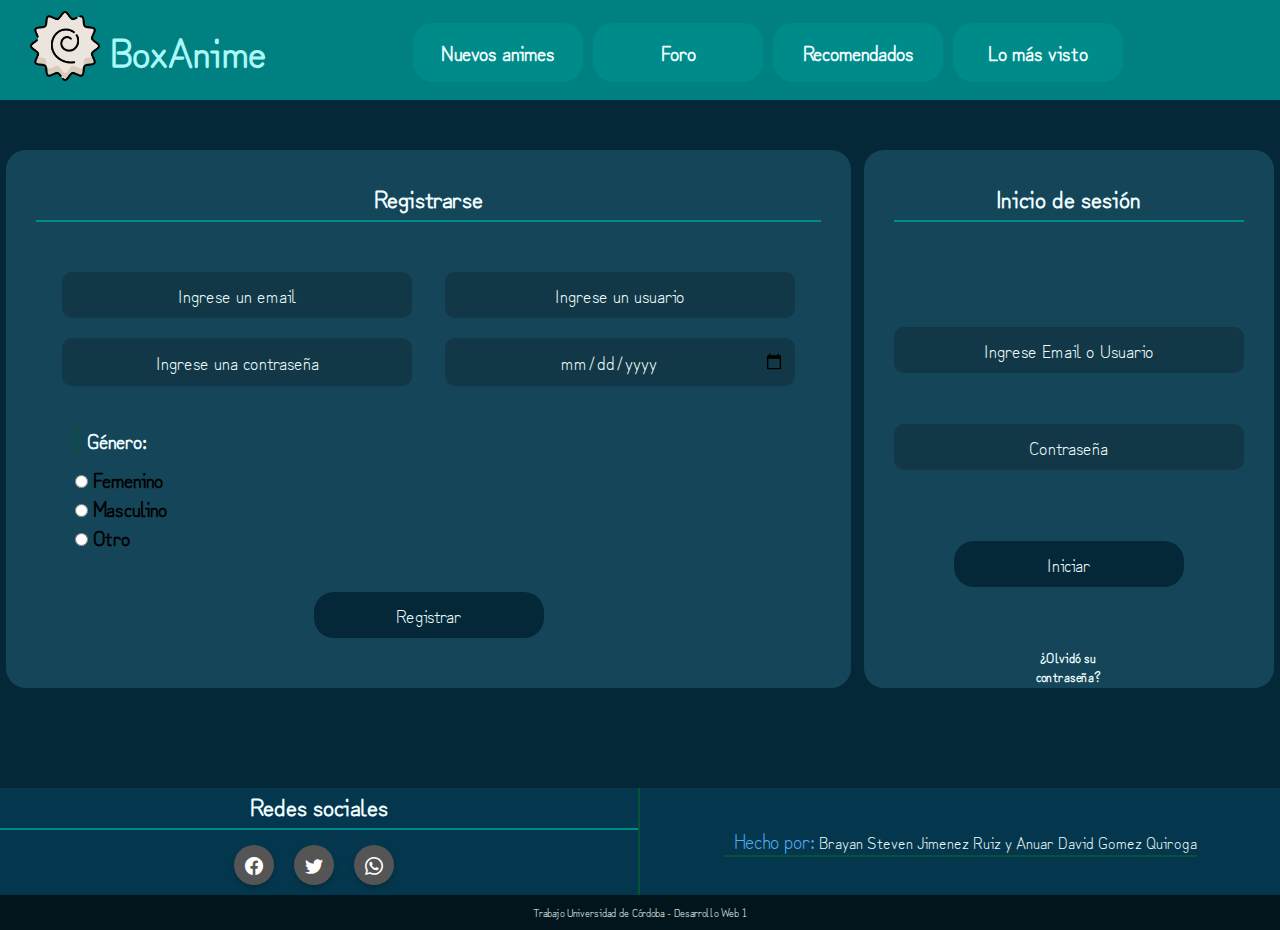
<file: pagina 3/html/registro.html>
<!DOCTYPE html>
<html lang="en">

    <head>
        <meta charset="UTF-8" />
        <meta http-equiv="X-UA-Compatible" content="IE=edge" />
        <meta name="viewport" content="width=device-width, initial-scale=1.0" />
        <title>Registro</title>
        <link rel="icon" href="../icon.ico" />
        <link rel="stylesheet" href="../css/estilos.css" />
        <link rel="stylesheet" href="https://cdn.jsdelivr.net/npm/bootstrap-icons@1.6.0/font/bootstrap-icons.css" />
    </head>

    <body id="bodyRegistro">
        <header>
            <div id="icono">
                <a href="../index.html">
                    <img src="../icono.png" alt="" id="icon" />
                    <h1>BoxAnime</h1>
                </a>
            </div>

            <nav id="novedades">
                <ul>
                    <li><a href="#" class="contenido">Nuevos animes</a></li>
                    <li><a href="#" class="contenido">Foro</a></li>
                    <li><a href="#" class="contenido">Recomendados</a></li>
                    <li><a href="#" class="contenido">Lo más visto</a></li>
                </ul>
            </nav>
        </header>
        <main>
            <form action="" id="fomulario">
                <section id="llenaDatos">
                    <section id="registro">
                        <h2 class="titulo">Registrarse</h2>
                        <section class="campos">
                        <input type="email" class="inputs" name="correo" placeholder="Ingrese un email"/>
                        <input type="text" class="inputs" name="usuario" placeholder="Ingrese un usuario"/>
                        <input type="password" class="inputs" name="contraseña" placeholder="Ingrese una contraseña"/>
                        <input type="date" class="inputs" name="fecha" value="fecha" />
                        <div class="gen">
                            <h4>Género:</h4>
                            <div>
                                <input type="radio" id="femenino" name="genero" value="F" />
                                <label for="femenino">Femenino</label>
                            </div>
                            <div>
                                <input type="radio" id="masculino" name="genero" value="M"/>
                                <label for="masculino">Masculino</label>
                            </div>
                            <div>
                                <input type="radio" id="otro" name="genero" value="O"/>
                                <label for="otro">Otro</label>
                            </div>
                        </div>
                        <input type="submit" class="boton" value="Registrar" />
                    </section>
                    </section>
                    <section id="inicio">
                        <h2>Inicio de sesión</h2>
                        <div class="campos2">
                        <input type="text" id="usuario" class="inputs" name="usuario" placeholder="Ingrese Email o Usuario"/>
                        <input type="password" id="contraseña" class="inputs" name="contraseña" placeholder="Contraseña"/>
                        <input type="submit" class="boton" value="Iniciar" />
                        </div>
                        <a href="#">¿Olvidó su contraseña?</a>
                    </section>
                </section>
            </form>
        </main>
        <footer>
        <section class="info">
        <section class="red">
            <h2>Redes sociales</h2>
            <div class="redes container">
            <ul>
                <li><a href="#" class="facebook"><i class="bi bi-facebook"></i></a></li>
                <li><a href="#" class="twitter"><i class="bi bi-twitter"></i></a></li>
                <li><a href="#" class="whatsapp"><i class="bi bi-whatsapp"></i></a></li>
            </ul>
            </div>
        </section>
        <h4 class="nosotros"><span>Hecho por:</span> Brayan Steven Jimenez Ruiz y Anuar David Gomez Quiroga</h4>
        </section>
        <h6>Trabajo Universidad de Córdoba - Desarrollo Web 1</h6>
    </footer>
    </body>

</html>
</file>
<file: pagina 3/css/estilos.css>
@import url('https://fonts.googleapis.com/css2?family=Zen+Kurenaido&display=swap');

*{
    font-family: 'Zen Kurenaido', sans-serif;
    margin: 0;
    padding: 0;
    box-sizing: border-box;
}

body{
    background-color: #042838;
}

/* Header */
#icono{
    width: 200px;
}

#icono a{
    margin-left: 10px;
    display: flex;
    background: none;
    margin: none;
    padding: none;
}

#icon{
    width: 70px;
    height:70px;
}
h1{
    padding: 10px;
    color: rgb(171, 248, 248);
    font-size: 40px;

}
header, #novedades, ul, #Fbusqueda, .recomendado, .primero,
.forma, .anime,#icono,.arreglo, .forma2, .masdestacados, .descripcion,
 .capitulo,  .JujutsuImg, .listaxtrailer, .trailer{
    display: flex;
}
header{
    justify-content: space-between;
    align-items: center;
    background-color: teal;
    height: 100px;
}

#novedades{
    width: 80%;
    justify-content: space-around;
}

li{
    list-style: none;
}

ul{
    justify-content: space-around;
    gap: 10px;
    margin-top: 5px;
}

input{
    color: azure;
    font-size: 18px;
}

a{
    display: block;
    text-align: center;
    padding: 15px 20px;
    width: 170px;
    text-decoration: none;
    font-size: 20px;
    color: azure;
    font-weight: bolder;
    background-color: darkcyan;
    border-radius: 20px;
    transition: all .3s ease;
}

a:hover{
    color: rgb(60, 232, 245);
    background-color: rgb(3, 117, 117);
}

#Fbusqueda{
    justify-content: space-between;
    background-color: darkcyan;
    border-radius: 20px;
    padding: 10px;
    width: 250px;
    overflow: hidden;
}

#busca{
    border: none;
    padding: 5px;
    background: none;
    width: 200px;
    height: 100%;
}

#busca::placeholder{
    color: azure;
    font-size: 18px;
}

#busca:focus{
    outline: none;
}

#lupa{
    background:none;
    border: none;
    cursor: pointer;
    color: aqua;
}

/* Main */
#contenedorP{
    height: 100%;
}

.botones{
    display: flex;
    gap: 30px;
    flex-direction: row-reverse;
    margin: 20px 30px 0 0;
}

.boton{
    width: 300px;
    background-color: #dd8e18ef;
    padding: 10px 0;
}

.boton:hover{
    background-color: #cf7e05dc;
    color: #a6d6eb;
}

/*Seccion primero*/
.primero{
    width: 95%;
    background-color: rgba(10, 109, 106, 0.575);
    height: 700px;
    border-radius: 20px;
    margin: 20px auto 0;
    gap: 20px;
}

.recomendado{
    flex-direction: column;
    width: 75%;
    background-color: #41b6ec34;
    margin: 40px 0 40px 20px;
    padding: 20px;
    border-radius: 20px;
}

h2{
    text-align: center;
    color: azure;
    border-bottom: 2px solid darkcyan;
    padding: 0 10px 5px;
    margin-bottom: 10px;
}

.forma, .masdestacados{
    flex-wrap: wrap;
    justify-content: space-between;
    align-items: center;
    gap: 30px;
}

.forma img, .animeD img{
    width: 170px;
    object-fit: cover;
    transition: all .4s ease;
}

.animeR:hover, #anime1 img:hover, .anime:hover,.animeD:hover, .capitulo:hover{
    transform: translateY(-5px);
}

.animeR, .anime, .animeD, .capitulo{
    border-radius: 15px;
    overflow: hidden;
    height: 235px;
    transition: all .2s ease-out;
}

.animeR:hover, .anime:hover, .capitulo:hover{
    outline: 3px solid darkcyan;
}

.loNuevo img{
    width: 90px;
    object-fit: cover;
}

.loNuevo{
    gap: 10px;
    padding: 20px 10px;
    width: 25%;
    overflow: auto;
    margin: 40px 20px;
    background-color: #41b6ec34;
    border-radius: 10px;
}
.loNuevo::-webkit-scrollbar, body::-webkit-scrollbar,.ListaCapitulos::-webkit-scrollbar{
  width: 15px;
  border-radius: 20px;
}

.loNuevo::-webkit-scrollbar-track, body::-webkit-scrollbar-track,.ListaCapitulos::-webkit-scrollbar-track{
  border-radius: 20px;
  background-color: #49aec033;
}
.loNuevo::-webkit-scrollbar-thumb, body::-webkit-scrollbar-thumb,.ListaCapitulos::-webkit-scrollbar-thumb{
  width: 2px;
  background: #49aec060;
  border-radius: 15px;
}

h4{
    border-left: 2px solid #065239;
    padding-left: 10px;
    margin: 25px;
    color: azure;
}

.anime, .capitulo{
    background-color: #2c9c939a;
    border-radius: 20px;
    height: 80px;
    margin: 14px 0;
}

/*ANIME TOP*/
.animetop{
    width: 90%;
    margin: 50px auto;
    text-align: center;
}

#anime1 img{
    width: 380px;
    object-fit: cover;
    transition: all .4s ease;
}

#anime1{
    overflow: hidden;
    border-radius: 20px;
    height: 500px;
    margin: auto;
}

.forma2{
    flex-wrap: wrap;
    justify-content: space-around;
    align-items: center;
    gap: 30px;
    width: 50%;
    border-left: 2px solid #042838;
}

.forma2 img{
    width: 170px;
    object-fit: cover;
    transition: all .4s ease;
}

.arreglo{
    justify-content: space-between;
    padding: 50px;
    background-color: #0c615aa6;
    border-radius: 20px;
    margin: 0 60px;
    gap: 50px;
}

.masdestacados{
    margin: 0 100px;
    justify-content: space-around;
}
.ultimo{
    text-align: center;
    margin: 100px auto 50px;
}

:root{
    --facebook: #3b5999;
    --twitter: #55acee;;
    --whatsapp: #0ba313;
}

.redes{
    display: flex;
    align-items: center;
    justify-content: center;
}

.redes ul li{
    display: inline-block;
    width: 50px;
    height: 50px;
    text-align: center;
}

.redes ul li a{
    display: block;
    padding: 0 10px;
    width: 40px;
    background-color: #555;
    color: #fff;
    line-height: 40px;
    font-size: 18px;
    box-shadow: 0 3px 5px 0px rgba(0, 0, 0, .2);
    transition: .2s;
}

.redes ul:hover a{
    filter: blur(2px);
}

.redes ul li  a:hover{
    transform: translateY(-3px) scale(1.05);
    box-shadow: 0 5px 5px 0px rgba(0, 0, 0, .4);
}

.redes ul li .facebook:hover{
    background: var(--facebook);
}
.redes ul li .twitter:hover{
    background: var(--twitter);
}
.redes ul li .whatsapp:hover{
    background: var(--whatsapp);
}

.info{
    display: flex;
    justify-content: space-between;
    margin-top: 100px;
    background-color: #0545618a;
}

.red{
    width: 50%;
    text-align: center;
    border-right: 2px solid #065239;
}

.nosotros{
    margin: auto;
    border: none;
    border-bottom:  2px solid #065239;
    font-weight: 400;
}

span{
    font-size: 20px;
    color: #55acee;
}

h6{
    text-align: center;
    background-color: #02151d;
    color: azure;
    font-weight: 400;
    padding: 10px;
}

/* CSS PARA PÁGINA DE REGISTRO */

#llenaDatos{
    display: flex;
    justify-content: space-around;
    flex-wrap: wrap;
}

#registro, #inicio{
    background-color: #235e778a;
    padding: 30px;
    border-radius: 20px;
    margin-top: 50px;
}
#registro{
    width: 66%;
}

.campos{
    display: flex;
    flex-wrap: wrap;
    justify-content: space-around;
    gap: 20px;
    margin: 50px 20px 20px;
}
.campos2{
    display: flex;
    margin-top: 80px;
    height: 65%;
    flex-direction: column;
    justify-content: space-around;
    align-items: center;
}

.inputs{
    width: 350px;
    text-align: center;
    border-radius: 10px;
    border: none;
    outline: none;
    padding: 10px;
    background-color: #123847;
    transition: all .4s ease;
}

.inputs::placeholder{
    color: azure;
    font-size: 18px;
}

.inputs:focus{
    box-shadow: 0 2px 0 #0bccbc;
}

#llenaDatos input[type=submit]{
    width: 230px;
    padding: 10px;
    margin-top: 20px;
    border-radius: 20px;
    border: none;
    background-color: #042838;
    cursor: pointer;
    transition: all .4s ease;
}

#llenaDatos input[type=submit]:hover{
    background-color: #02151d;
    outline: 1px solid #0bccbc;
}

.gen{
    display: flex;
    flex-direction: column;
    width: 95%;
    justify-content: right;
    font-size: 20px;
    font-weight: 700;
    margin-top: 20px;
}

.gen label, .gen input[type=radio]{
    cursor: pointer;
}

#inicio a{
    font-size: 13px;
    display: block;
    margin: 30px auto;
    background: none;
    width: 121px;
    padding: 5px 0;
    border-radius: 0;
    transition: all .2s;
}

#inicio a:hover{
    border-bottom: 2px solid #042838;
}

.gen h4{
    margin: 0 0 10px;
}
/* ---------------------- Jujutsu Kaisen-------------------- */


.descripcion{
    background-color: rgba(10, 109, 106, 0.575);
    margin: 40px;
    border-radius: 25px;
    color: blanchedalmond;
    font-size:25px;
    height: 550px;
}
ol{
    margin: 25px 15px 15px 20px;
}
.descripcionAnime{
    margin: 15px;
}
.concluido{
    background-color: rgb(235, 46, 46);
    padding: 3px ;
    border-radius: 13px;
}
.JujutsuImg{
    border-radius: 15px;
    overflow: hidden;
    width: 25%;
    margin: 30px 15px;
}
.JujutsuImg img{
    width: 350px;
}
.descrip{
    width: 100%;
}

.listaxtrailer{
    justify-content: space-between;
    margin: 20px;
    align-items: center;
    gap: 20px;
}

.ListaCapitulos img{
    flex-direction: column;
    width: 90px;
    object-fit: cover;
}

.ListaCapitulos{
    gap: 10px;
    padding: 10px;
    height: 400px;
    overflow: auto;
    background-color: #41b6ec34;
    border-radius: 10px;
    align-items: center;
}
.contenedorCap{
    width: 100%;
}

iframe{
    border-radius: 10px;
}
</file>
<file: pagina 5/css/estilos.css>
*{ margin: 0;
box-sizing: border-box;
}
body{ font-family: sans-serif;
    
}
 .destino__img{
    max-width: 85%;
}
.logo{
    width: 155px;
    height: 50px;
}

.contenedor{
   margin: 100%;
    margin: auto;
}
/*-----------------header---------------------------*/
.header{
    background: #fff;
}
.header .contenedor{
    display: flex;
     justify-content: space-between;
}
.logo,.icon-menu{
    margin: 5px;
    color: skyblue;
}
.icon-menu{
    display: block;
    width: 40px;
    height: 40px;
    font-size: 30px;
    text-align: center;
    line-height: 45px;
    border-radius: 5px;
    cursor: pointer;
}
.nav{ 
    position: absolute;
    top: 60px;
    left: -100%;
    transition: all 0.5s;
    width: 100%;
    z-index: 100;
}
.menu{
    list-style: none;
    padding: 0;margin: 0;  
}
.menu__link{
     cursor: pointer; display: block;
    padding: 15px;
    background: #fff;
    color: skyblue ;
    height: 60px;
    border-bottom: 1px solid skyblue ;
    font-weight: bold;
    font-size: 20px;
}
.menu__link:hover{
    background: skyblue  ;
    color: #fff;
}
.muestrate{
    left: 0;
}
/*-----------------slider---------------------------*/
.banner img{
    width: 100%;
}
.banner {
  position: relative;
  text-align: center;
} 
#btn-prev,#btn-next{
    color: #fff;
    width: 40px;
    height: 40px;
    background: rgba(98, 199, 231, 0.5);
    position: absolute;
    top: 45%;
    transform: translateY(-50%);
   line-height: 40px;
    font-size: 30px;
    font-weight: bold;
    text-align: center;
    border-radius: 50%;
    font-family: monospace;
    cursor: pointer;
    display: none;  
}
#btn-prev:hover,#btn-next:hover{
      background: rgba(98, 199, 231, 0.9);
}
#btn-prev{
    left: 10px;
}
#btn-next{
   right: 10px;
}
.banner__descripcion{
    background: rgba(0,0,0,0.5);
    color: #fff;
    padding: 20px;
    position: absolute;
    top: 50%;
    left: 50%;
    transform: translateX(-50%) translateY(-50%);
}
.banner__descripcion h1{
    font-size:30px;
}
.banner__descripcion p{
    font-size: 10px;
    display: none;
}.slider__txt2 {
  background: rgba(98, 199, 231, 0.7);
  width: 100%;
  position: absolute;
  bottom: 0;
  padding: 10px;
  color: white;
    text-align: justify;
    display: none;
}
/*-----------------estilos del destino--------------*/
.destino__titulo{
    font-size: 40px;
    text-align: center;   
}
.destino__txt{
    font-size: 20px;
    text-align: justify;
    padding: 15px;
}
.destino__img{
  width: 100%;
 border-radius: 50%;
 margin: 24px;
}
.destino__columna{
     position: relative;
}
.destino__columna h3{
    position: absolute;
    top: 50%;
    left: 50%;
    transform: translateX(-50%)translateY(-50%);
    color: #fff;
    font-size: 32px;
    font-weight:900;
}
.destino .contenedor{
  display: flex;
  flex-wrap: wrap;
  justify-content: center;
}
 .destino__columna:hover .destino__img {
      box-shadow:  0 0 0 8px #fff,
        0 15px 200px;
transform:scale(1.1);
}

/*-----------------estilos de especial--------------*/
.especial{
    background: #43CBE8 ;
    text-align: center; color: #fff;
}
.programas__titulo{
    font-size: 30px;
      padding: 25px;
}
.especial__img{
   width: 100%;  
}
.informacion{
    margin-top: -6px;
    background: #fff;
    color: #000;
}
.especial__titulo{
    font-size: 25px;
    padding: 5px;
}
.especial__txt{
   padding: 25px;
    text-align: justify;
}
.button{
    padding: 15px;
    margin: 15px;
    font-size: 20px;
  background: #21aedb;
    border: 0;
     cursor: pointer;
     color: white;
    font-weight: bold;
}
.button:hover {
          box-shadow: 0 0px 15px 3px rgba(98, 199, 231, 0.9);  
}
.especial__columna1,.especial__columna2,.especial__columna3{
 margin: 15px; 
}
.especial .contenedor{
     display: flex;
        flex-wrap: wrap;
        justify-content: center;
}
/*-----------------estilos de Ofertas--------------*/
.ofertas__titulo{
    padding: 25px;
    text-align: center;
    font-size: 30px; 
}
.ofertas__img{
    width: 100%;
   filter: brightness(60%);
}
.ofertas__columna{
    position: relative;
}
.ofertas__columna h4{
    position: absolute;
    top: 50%;
    left: 50%;
    transform: translateX(-50%)translateY(-50%);
    color:#fff;
    font-size: 30px;
}
 .ofertas__columna:hover  .ofertas__img{
  filter: brightness(100%);
}
.ofertas .contenedor{
    display: flex;
    flex-wrap: wrap;
    justify-content: center;
}
/*-----------------estilos de Fondo--------------*/
.fondo__img{
    width: 100%; 
}
.info__fondo{
    position: relative;
}
.fondo__titulo {
    color: #fff;
    position: absolute;
   top: 30%;
    left: 50%;
    transform: translateX(-50%) translateY(-50%);
    font-size: 25px;
    text-align: center;
}
.fondo__txt {
    color: #fff;
    position: absolute;
   top: 60%;
    left: 50%;
    transform: translateX(-50%) translateY(-50%);
    font-size: 15px;
    text-align: center;
     
}
/*----------Estilos del footer----------------------*/
footer .contenedor {
    display: flex;
    flex-wrap: wrap;
    justify-content: center;
    padding-bottom: 25px;
}
.copy {
    font-size: 20px;
}
.sociales {
    width: 100%;
    text-align: center;
    
}
/*---------------Estilos Responsive------------------*/
@media(min-width:480px){
       .banner__descripcion {
       top: 32%;    
        width: 80%;
        padding: 8px; 
}
 .banner__descripcion p{
        display: block;
        font-size: 17px;
}
    .slider__txt2 {
    display: block;
    bottom: 3px;
    font-size: 17px;
  }
 
  
    .destino__img{
        width: 400px;
       
    }
     .especial__columna1,.especial__columna2,.especial__columna3{
        width: 90%;
    }
    .ofertas__columna h4{
    font-size: 40px;
}
    .fondo__titulo{
        font-size: 50px;
    }
    .fondo__txt{
        font-size: 22px;
    }
}
@media(min-width:768px){
        #btn-prev,#btn-next
    {
        display: block;
    }
       .banner__descripcion {
         top: 50%;
       
}
     .banner__descripcion h1 {    
        font-size: 42px;
}
    .banner__descripcion p {
        font-size: 18px;
}
    .slider__txt2 {
      font-size: 25px;
        padding: 20px;
  }
     .destino__columna{
        width: 45%;
    }
    .especial__columna1,.especial__columna2{
        width: 43%;
    } 
    .ofertas__columna{
        width: 49.6%;
       margin-left: 3px; 
    }
    .fondo__img{
        padding:0px 0px 0px 5px;
   }
     .fondo__titulo{
        font-size: 90px;
    }
    .fondo__txt{
        font-size: 35px;
    }
     .sociales {
        width: auto;
        padding: 20px;
    }
    footer .contenedor {
        justify-content: space-between;
    }
    .copy{
        padding: 30px;
    }
}
@media(min-width:1024px){
     .contenedor{
        width: 1000px;
    }
    .nav {
    position: static;
    width: auto;
  }
  .menu {
    display: flex;
  }
  .icon-menu {
    display: none;
  }
	.menu__link{
		border: none;
	} 
      .banner__descripcion .contenedor{
       width: 90%;
    }
    #btn-prev,#btn-next{
    width: 60px;
    height: 60px;
    transform: translateY(-50%);
   line-height: 50px;
    font-size: 60px;
    }
    .banner__descripcion h1 {  
        font-size: 68px; 
    }
    .banner__descripcion p {  
        font-size: 28px; 
}
    .slider__txt2 {
      font-size: 32px;
        padding: 25px;  
  }
    .destino__columna{
        width: 25%; 
    }
    /*.titulo__destino{
        font-size: 60px;
    }*/
    .especial__columna1,.especial__columna2,.especial__columna3{
    width: 30%;
    } 
    
     .ofertas__columna{
        width: 32%; 
    }
      .fondo__img{
    padding:0px 20px 0px 20px;   
}
    .fondo__titulo{
        font-size: 80px;
    }
    .fondo__txt{
        font-size: 42px;
    }
}
@media(min-width:1280px){
    .banner__descripcion {
        padding: 50px;
         width: 1200px;
    }
    .contenedor{
        width: 1200px;
    }
    
}
/*loader*/
#preloader{
   position: fixed;
    top: 0;
    left: 0;
    right: 0;
    bottom: 0;
    background: #000;
    z-index: 1000;
}

#loader{
    width: 100px;
    height: 100px;
    position: absolute;
    left: 50%;
    top: 50%;
    margin: -50px 0 0 -50px;
    background: url(../img/loader.gif)no-repeat center 0;
}
</file>
<file: pagina 6/main.css>
* {
    padding: 0;
    margin: 0;
}

body {
    padding: 0;
    margin: 0;
    font-family: Arial, Helvetica, sans-serif;
    background-color: rgb(100, 255, 150);
    font-size: 18px;
    color: white;
}

header {
    background-image: url(/pagina\ 6/img/bradcam.png);
    background-position: center center;
    background-repeat: no-repeat;
    background-size: 100% 100%;
    height: 100vh;
    color: white;
}

#main-container #header #menu {
    padding: 50px 0;
}

header menu ul {
    margin: 0;
    padding: 0;
}

header #menu ul li {
    display: inline-block;
    padding: 10px;
    vertical-align: middle;
}

header #menu ul li a {
    color: white;
    text-decoration: none;
}

header #menu ul li a:hover {
    text-decoration: underline;
}

header #menu ul #logo {
    margin-right: 40%;
    margin-left: 100px;
}


/* *******************/

#main-container header main {
    margin: 0 auto;
    width: 1400px;
}

#main-container header main div {
    display: inline-block;
    vertical-align: middle;
}

#main-container header main .text h1 {
    font-size: 80px;
}

#main-container header main .text p {
    font-size: 24px;
    padding: 20px 0;
}

button {
    background-color: #24d9e6;
    border: 0;
    border-radius: 3px;
    color: white;
    cursor: pointer;
    font-size: 24px;
    padding: 20px 25px;
    margin: 40px 0;
}

button:hover {
    background-color: #14929b;
}

#main-container header main .image {
    text-align: right;
    width: 700px;
}


/********************************************/

.layout {
    width: 1280px;
    margin: 250px auto;
}

#main-container .section .layout div {
    display: inline-block;
    vertical-align: middle;
}

#main-container .section .layout h3 {
    font-size: 48px;
    padding: 25px 0;
}

#main-container .section .layout p {
    padding: 25px 0;
    line-height: 32px;
}

#main-container .section .layout-left .text {
    width: 500px;
}

#main-container .section .layout-left .image {
    width: 770px;
    text-align: right;
}

#main-container .section .layout-right .text {
    width: 500px;
}

#main-container .section .layout-right .image {
    width: 770px;
    text-align: center;
}

footer {
    background-color: black;
    color: white;
    padding: 150px 20px;
    text-align: center;
}
</file>
<file: pagina 8/estilo.css>
@import url('https://fonts.googleapis.com/css2?family=Merienda&display=swap');
*{
	margin: 0;
	padding: 0;
	box-sizing: border-box;
}
body{
	font-family: 'Merienda';
	background: url(img/fondo-pan.jpg);
	background-size: cover;
	background-attachment: fixed;
	background-position: center top;
}

.info{
	background-color: #000;
	color: #fff;
	padding: 15px 0;
	text-align: center;
}

header{
	max-width: 1500px;
	margin: auto;
	display: flex;
	justify-content: space-between;
	padding: 30px;
	align-items: center;
}

nav ul{
	display: flex;
	list-style: none;
	justify-content: space-between;
}
nav ul li{
	padding: 0 10px;
}

nav ul li a{
	text-decoration: none;
	color: #fff;
}
nav ul li a:hover{
	text-decoration: underline;
}

.redes a img{
	width: 40px;
	margin: 0 10px;
}

section{
	padding-top: 100px;
	text-align: center;
	width: 100%;
}
section h1{
	font-size: 100px;
	color: #fff;
}
section a{
	display: inline-block;
	font-size: 20px;
	display:inline-block;
	text-decoration: none;
	color: #fff;
	border: 4px solid #fff;
	border-radius: 8px;
	padding: 5px 15px;
	
}
section a:hover{
	transition: 1s;
	background-color: #000;
	color: #fff;
}
</file>
<file: pagina 9/style.css>
* {
  padding: 0;
  margin: 0;
  box-sizing: border-box;
}

body {
  background: url('img/bg.jpg') no-repeat;
  background-size: cover;
}

.box {
  width: 500px;
  background: rgba(0, 0, 0, .4);
  padding: 20px;
  text-align: center;
  margin: 0 auto;
  margin-top: 4%;
  color: white;
  font-family: 'Century Gothic', sans-serif;
  border-radius: 15px;
  /* box-shadow: 7px 13px 37px black; */
}

.box-img {
  border-radius: 50%;
}

.box h1 {
  font-size: 40px;
  letter-spacing: 4px;
  font-weight: 100;
  margin: 30px 0 20px;
}

.box h2 {
  font-size: 20px;
  letter-spacing: 3px;
  font-weight: 100;
  margin-bottom: 30px
}

.box p {
  text-align: justify;
}

.box ul {
  margin-top: 20px;
  list-style: none;
}

.box ul li {
  display: inline-block;
}
.box ul li a {
  color: white;
  font-size: 45px;
  padding: 10px 5px;
  transition: all .5s ease-in-out;
  display: block;
}

.box ul li a:hover {
  color:#b9b9b9;
  transform: scale(1.3);
}
</file>
<file: pagina 2/estilos.css>
* {
    box-sizing: border-box;
}

body {
    padding: 0;
    margin: 0;
    font-family: 'Roboto Condensed', sans-serif;
    color: white;
}

p {
    text-align: justify;
    font-size: 20px;
    margin: 30px;
}

form {
    margin: 12px;
    background: #222430;
    padding: 20px;
}

h1 {
    text-align: center;
    color: #000;
    font-size: 55px;
}

h2 {
    text-align: center;
    color: #fff;
    font-size: 40px;
}

input,
select {
    width: 100%;
    display: block;
    font-size: 1.2em;
}

input,
select {
    padding: 5px;
    margin-bottom: 10px;
    border: none;
}

input[type="submit"] {
    font-size: 1em;
    color: #fff;
    background: #F44336;
    border: 1px solid #F44336;
    cursor: pointer;
    padding: .6em 1em;
    width: 100%;
    border-radius: 2px;
}

input[type="submit"]:hover {
    background: transparent;
    transition: 0.5s all;
}

@media(min-width:728px) {
    form {
        width: 500px;
        margin: auto;
    }
}
</file>
